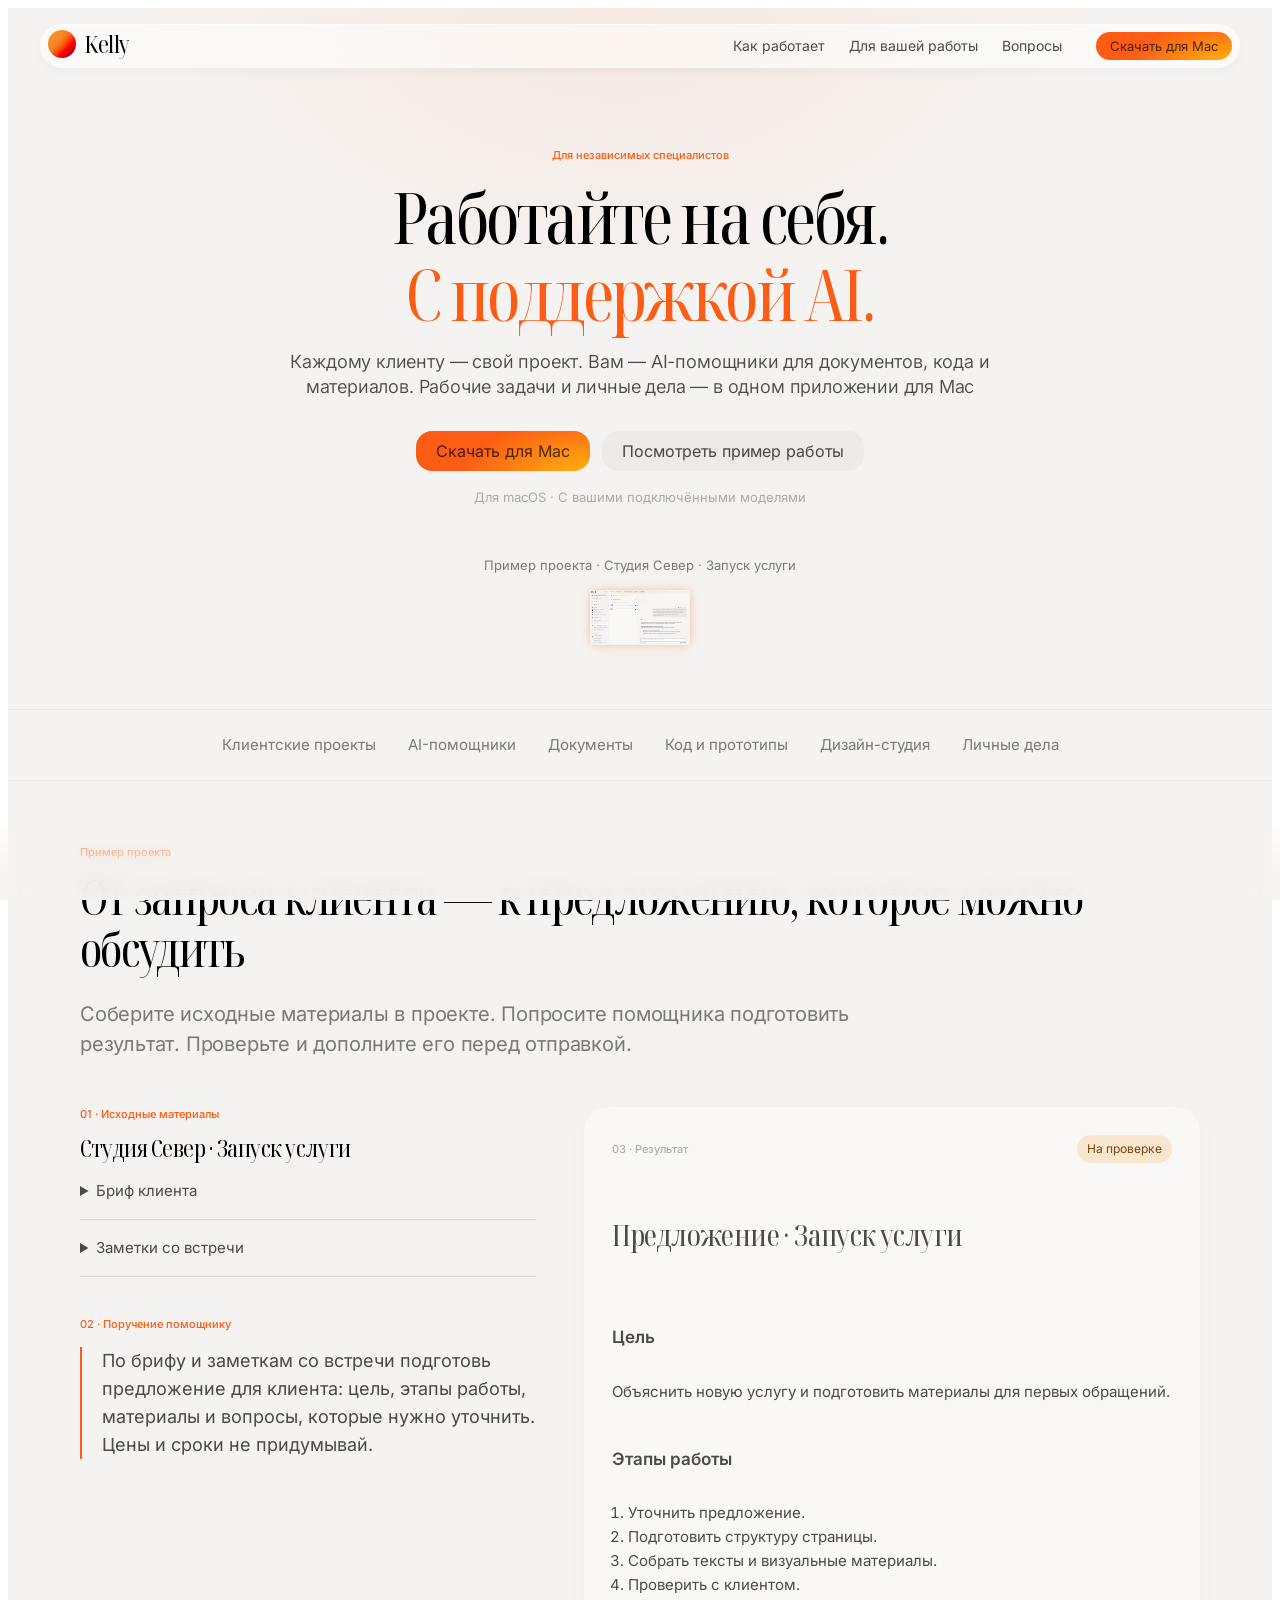
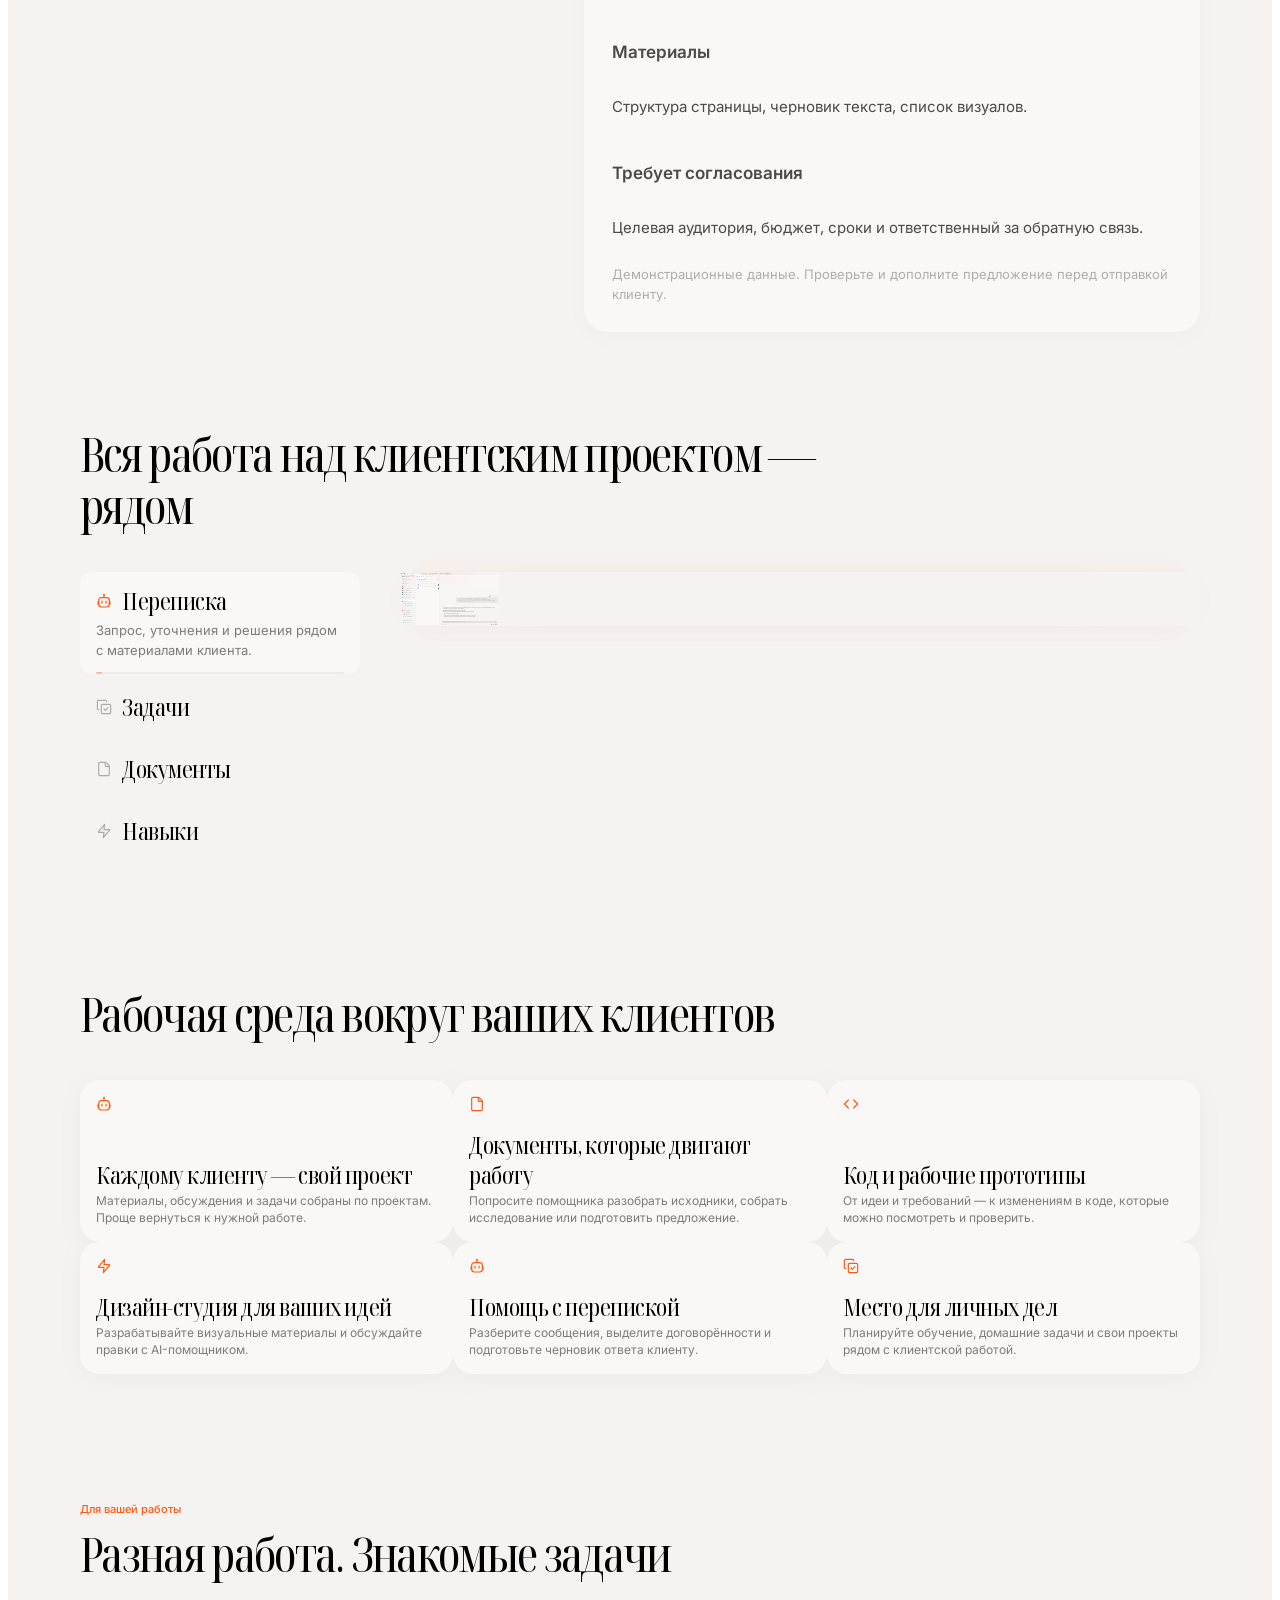
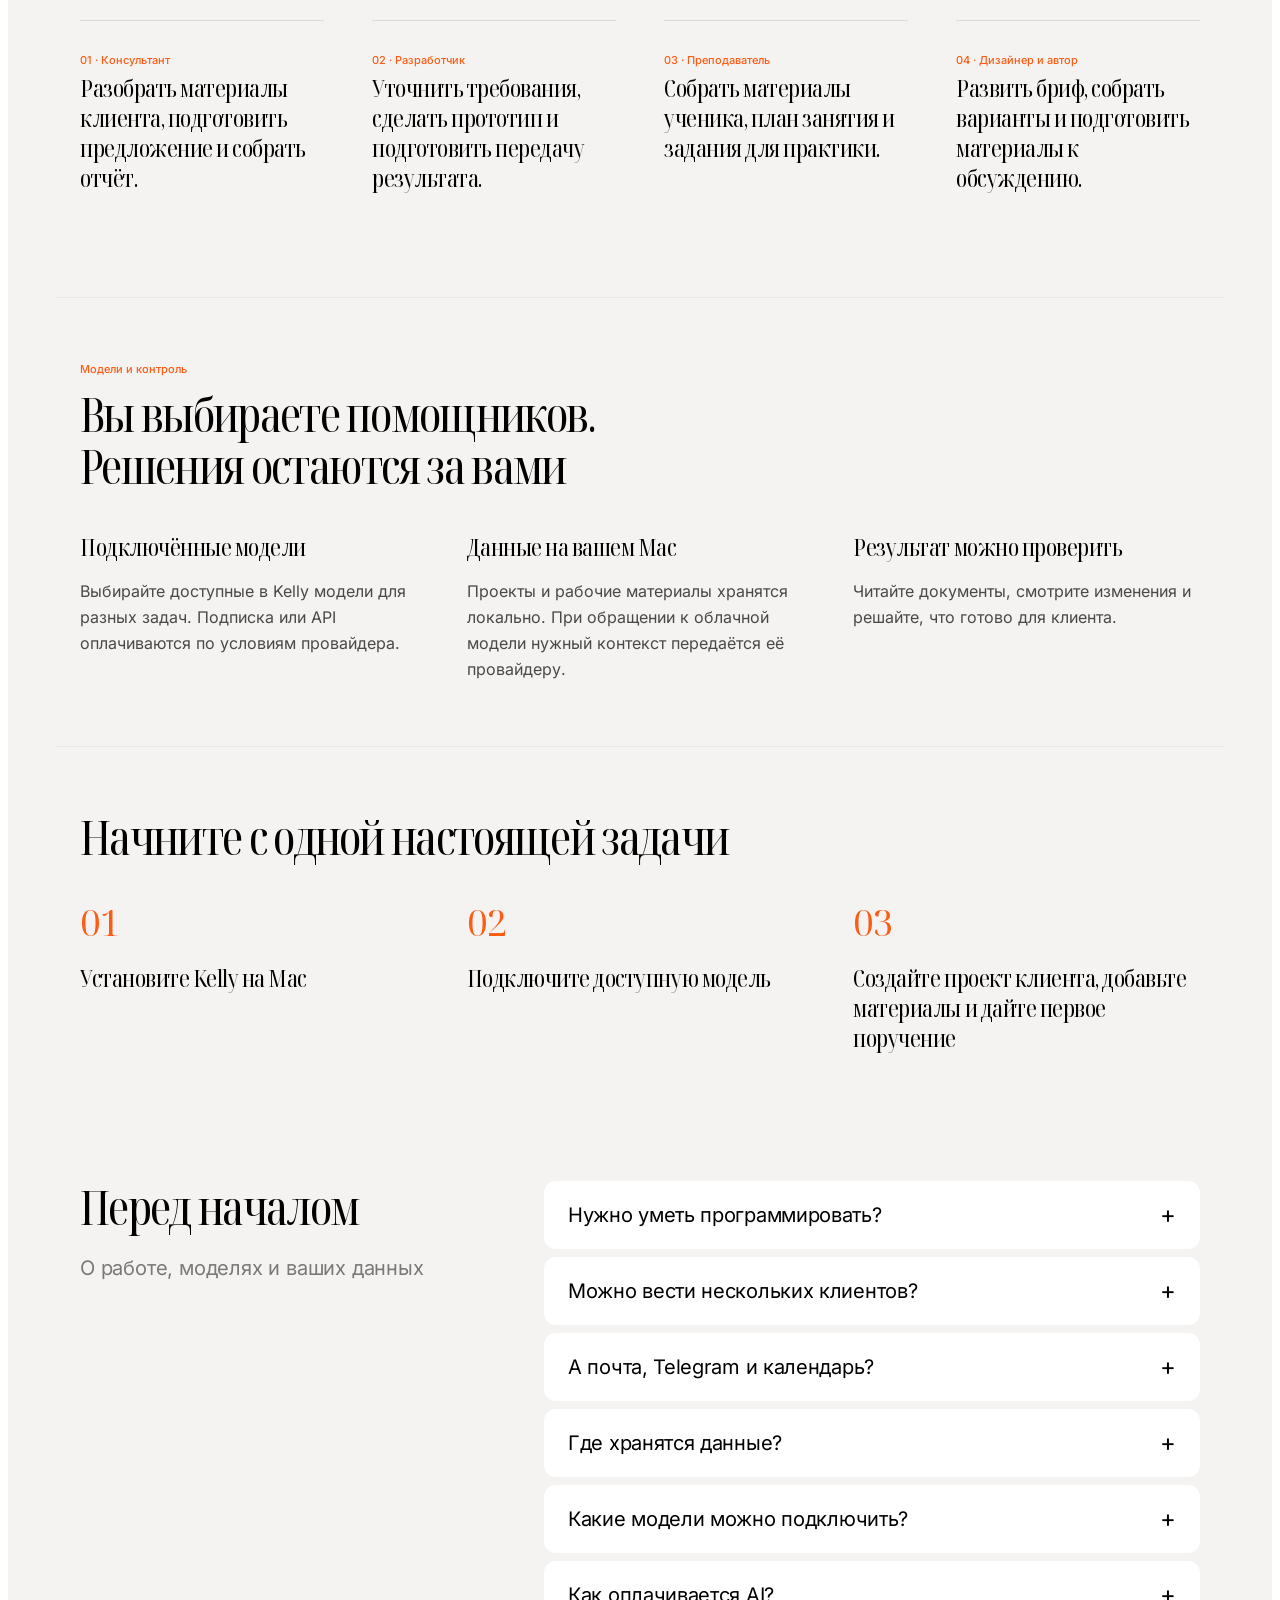
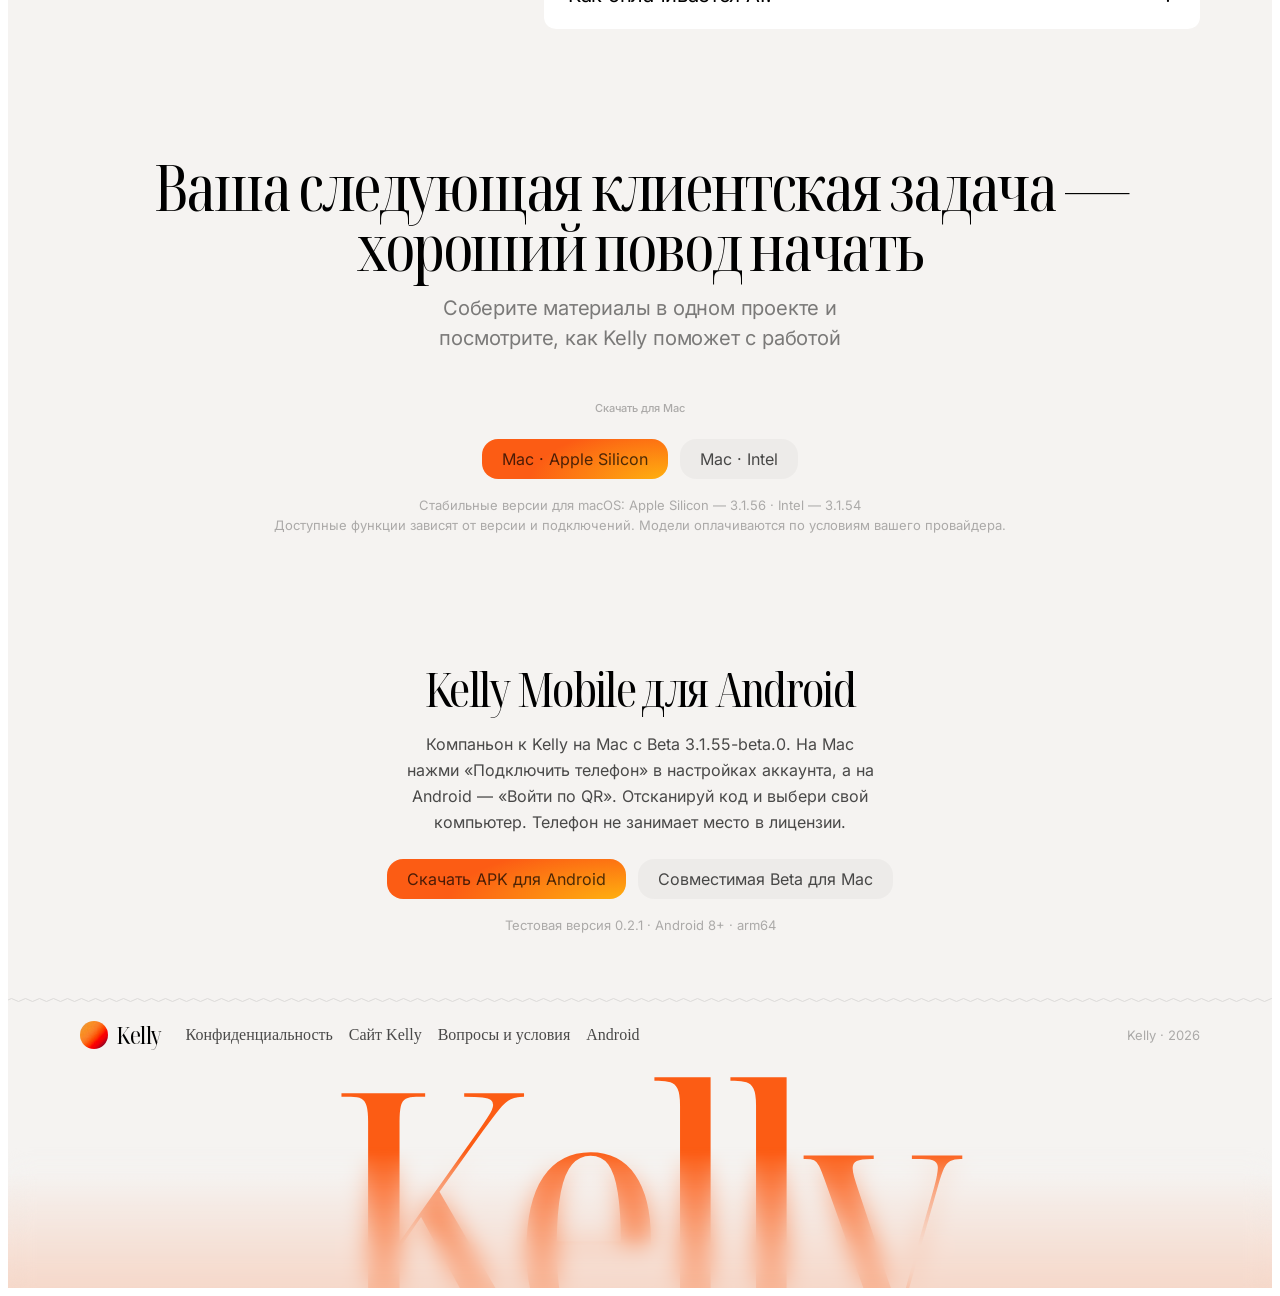
<file: index.html>
<!doctype html>
<html lang="ru"><head><meta charset="UTF-8"/><meta name="viewport" content="width=device-width, initial-scale=1.0"/><title>Kelly — рабочее пространство независимого специалиста</title>  <script type="module" crossorigin src="/assets/index-Cq4u96ix.js"></script>
  <link rel="stylesheet" crossorigin href="/assets/index-SoAXJhwM.css">
</head><body><div id="root"></div></body></html>
</file>
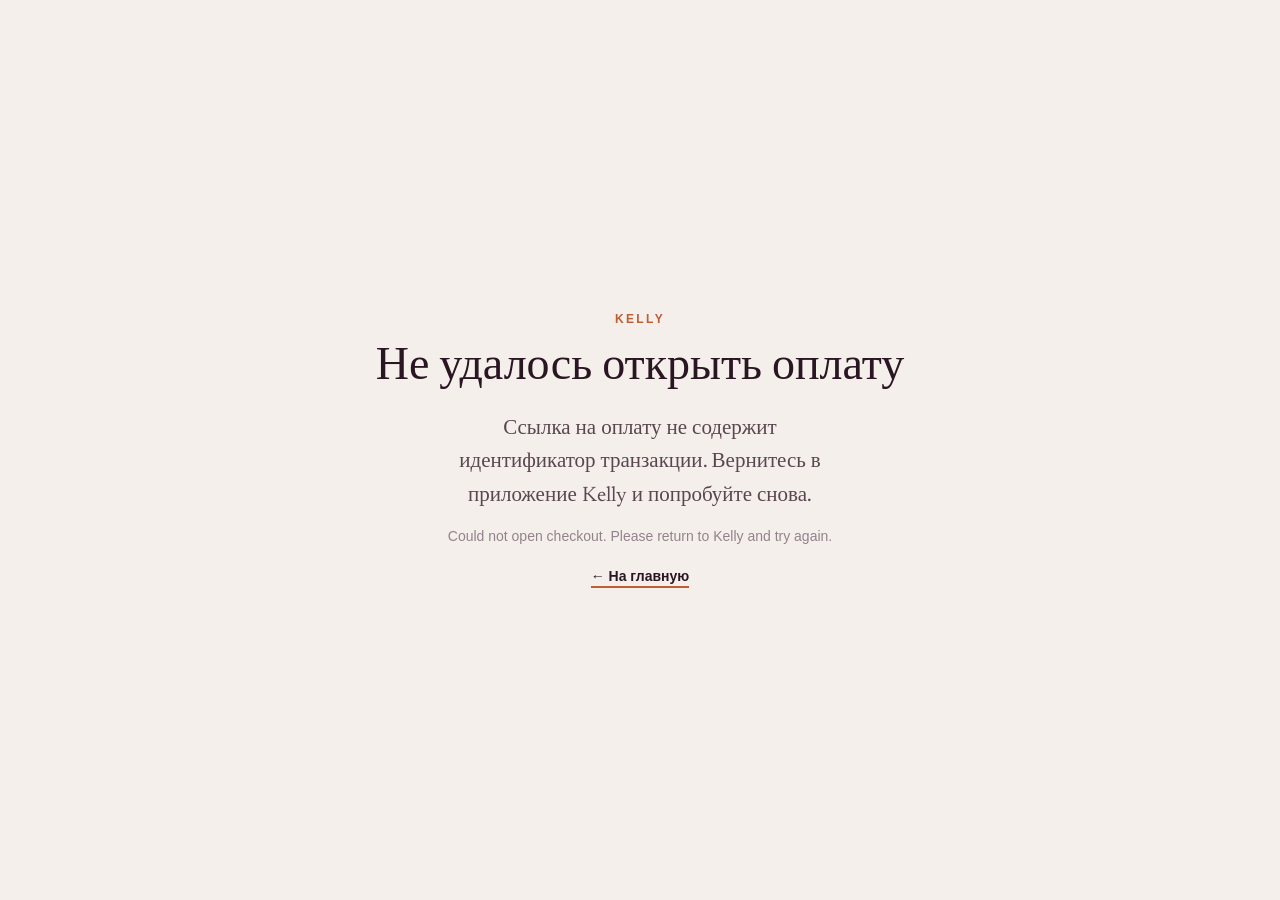
<file: checkout/index.html>
<!DOCTYPE html>
<html lang="ru">
<head>
<meta charset="UTF-8">
<meta name="viewport" content="width=device-width, initial-scale=1.0">
<title>Kelly — Оформление подписки</title>
<meta name="robots" content="noindex">
<link rel="icon" type="image/svg+xml" href="/favicon.svg">
<link rel="preconnect" href="https://fonts.googleapis.com">
<link rel="preconnect" href="https://fonts.gstatic.com" crossorigin>
<link href="https://fonts.googleapis.com/css2?family=Newsreader:ital,opsz,wght@0,6..72,400;0,6..72,500;0,6..72,600&display=swap" rel="stylesheet">
<style>
:root {
  --bg:#F5EFEC; --ink:#2A1622; --ink-2:#5A4650; --ink-3:#93828B; --accent:#BD5E35; --line:#DDCEC6;
  --serif:'Newsreader',Georgia,'Times New Roman',serif;
  --sans:-apple-system,BlinkMacSystemFont,'SF Pro Text','Segoe UI',Helvetica,Arial,sans-serif;
}
*,*::before,*::after{box-sizing:border-box;margin:0;padding:0;}
body{font-family:var(--sans);background:var(--bg);color:var(--ink);min-height:100vh;display:flex;align-items:center;justify-content:center;padding:32px;-webkit-font-smoothing:antialiased;}
.card{max-width:34rem;text-align:center;}
.kicker{font-size:12px;font-weight:700;letter-spacing:.2em;text-transform:uppercase;color:var(--accent);}
h1{font-family:var(--serif);font-weight:500;font-size:clamp(30px,4.5vw,46px);line-height:1.05;margin-top:18px;}
p{font-family:var(--serif);font-size:clamp(17px,2.1vw,21px);line-height:1.6;color:var(--ink-2);margin-top:20px;max-width:34ch;margin-left:auto;margin-right:auto;}
.note{font-family:var(--sans);font-size:14px;color:var(--ink-3);margin-top:14px;}
.spinner{width:30px;height:30px;border:3px solid var(--line);border-top-color:var(--accent);border-radius:50%;margin:28px auto 0;animation:spin .8s linear infinite;}
@keyframes spin{to{transform:rotate(360deg);}}
.btn{display:inline-block;margin-top:28px;font-size:15px;font-weight:600;color:#fff;background:var(--accent);text-decoration:none;padding:12px 24px;border-radius:10px;border:none;cursor:pointer;font-family:var(--sans);}
.home{display:inline-block;margin-top:24px;font-size:14px;font-weight:600;color:var(--ink);text-decoration:none;border-bottom:2px solid var(--accent);padding-bottom:2px;}
.hidden{display:none;}
</style>
</head>
<body>
<div class="card">
  <div class="kicker">Kelly</div>

  <div id="loading">
    <h1>Открываем оплату</h1>
    <p>Сейчас откроется защищённая форма оплаты Paddle. Если она не появилась — нажмите кнопку ниже.</p>
    <div class="spinner"></div>
    <div>
      <button id="open-btn" class="btn hidden" type="button">Открыть форму оплаты</button>
    </div>
  </div>

  <div id="error" class="hidden">
    <h1>Не удалось открыть оплату</h1>
    <p id="error-text">Ссылка на оплату недействительна или устарела. Вернитесь в приложение Kelly и попробуйте снова.</p>
    <div class="note">Could not open checkout. Please return to Kelly and try again.</div>
    <a class="home" href="/">← На главную</a>
  </div>
</div>

<script src="https://cdn.paddle.com/paddle/v2/paddle.js"></script>
<script>
(function () {
  var PADDLE_CLIENT_TOKEN = 'live_23af54327db2ea15c06ac5514a4';

  function showError(msg) {
    document.getElementById('loading').classList.add('hidden');
    var e = document.getElementById('error');
    if (msg) document.getElementById('error-text').textContent = msg;
    e.classList.remove('hidden');
  }

  var params = new URLSearchParams(window.location.search);
  var txnId = params.get('_ptxn');
  if (!txnId) { showError('Ссылка на оплату не содержит идентификатор транзакции. Вернитесь в приложение Kelly и попробуйте снова.'); return; }

  if (typeof Paddle === 'undefined') { showError('Не удалось загрузить платёжный модуль. Проверьте подключение к интернету и обновите страницу.'); return; }

  function openCheckout() {
    Paddle.Checkout.open({
      transactionId: txnId,
      settings: {
        displayMode: 'overlay',
        theme: 'light',
        locale: 'ru',
        successUrl: 'https://klly.works/billing/success'
      }
    });
  }

  try {
    Paddle.Initialize({
      token: PADDLE_CLIENT_TOKEN,
      eventCallback: function (data) {
        if (data && data.name === 'checkout.closed') {
          // Пользователь закрыл оверлей — показываем кнопку повторного открытия.
          var btn = document.getElementById('open-btn');
          if (btn) btn.classList.remove('hidden');
        }
      }
    });
    openCheckout();
    // Подстраховка: если оверлей по какой-то причине не открылся автоматически, показать кнопку.
    setTimeout(function () {
      var btn = document.getElementById('open-btn');
      if (btn) btn.classList.remove('hidden');
    }, 4000);
    document.getElementById('open-btn').addEventListener('click', openCheckout);
  } catch (err) {
    showError('Не удалось открыть форму оплаты. Вернитесь в приложение Kelly и попробуйте снова.');
  }
})();
</script>
</body>
</html>
</file>
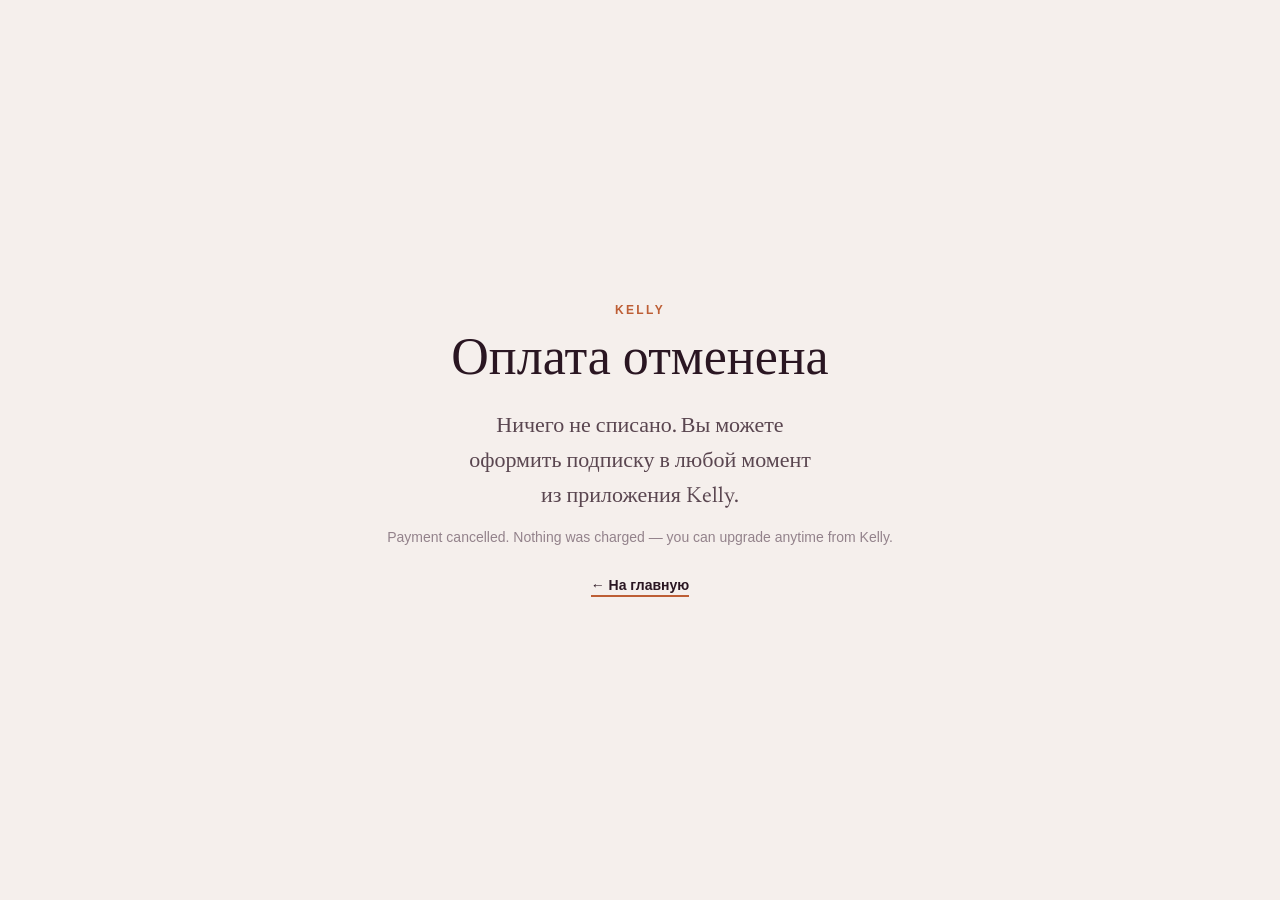
<file: billing/cancel/index.html>
<!DOCTYPE html>
<html lang="ru">
<head>
<meta charset="UTF-8">
<meta name="viewport" content="width=device-width, initial-scale=1.0">
<title>Kelly — Оплата отменена</title>
<link rel="icon" type="image/svg+xml" href="/favicon.svg">
<link rel="preconnect" href="https://fonts.googleapis.com">
<link rel="preconnect" href="https://fonts.gstatic.com" crossorigin>
<link href="https://fonts.googleapis.com/css2?family=Newsreader:ital,opsz,wght@0,6..72,400;0,6..72,500;0,6..72,600&display=swap" rel="stylesheet">
<style>
:root {
  --bg:#F5EFEC; --ink:#2A1622; --ink-2:#5A4650; --ink-3:#93828B; --accent:#BD5E35; --line:#DDCEC6;
  --serif:'Newsreader',Georgia,'Times New Roman',serif;
  --sans:-apple-system,BlinkMacSystemFont,'SF Pro Text','Segoe UI',Helvetica,Arial,sans-serif;
}
*,*::before,*::after{box-sizing:border-box;margin:0;padding:0;}
body{font-family:var(--sans);background:var(--bg);color:var(--ink);min-height:100vh;display:flex;align-items:center;justify-content:center;padding:32px;-webkit-font-smoothing:antialiased;}
.card{max-width:34rem;text-align:center;}
.kicker{font-size:12px;font-weight:700;letter-spacing:.2em;text-transform:uppercase;color:var(--accent);}
h1{font-family:var(--serif);font-weight:500;font-size:clamp(34px,5vw,52px);line-height:1.05;margin-top:18px;}
p{font-family:var(--serif);font-size:clamp(18px,2.2vw,22px);line-height:1.6;color:var(--ink-2);margin-top:20px;max-width:30ch;margin-left:auto;margin-right:auto;}
.note{font-family:var(--sans);font-size:14px;color:var(--ink-3);margin-top:14px;}
.home{display:inline-block;margin-top:32px;font-size:14px;font-weight:600;color:var(--ink);text-decoration:none;border-bottom:2px solid var(--accent);padding-bottom:2px;}
</style>
</head>
<body>
<div class="card">
  <div class="kicker">Kelly</div>
  <h1>Оплата отменена</h1>
  <p>Ничего не списано. Вы можете оформить подписку в любой момент из приложения Kelly.</p>
  <div class="note">Payment cancelled. Nothing was charged — you can upgrade anytime from Kelly.</div>
  <a class="home" href="/">← На главную</a>
</div>
</body>
</html>
</file>
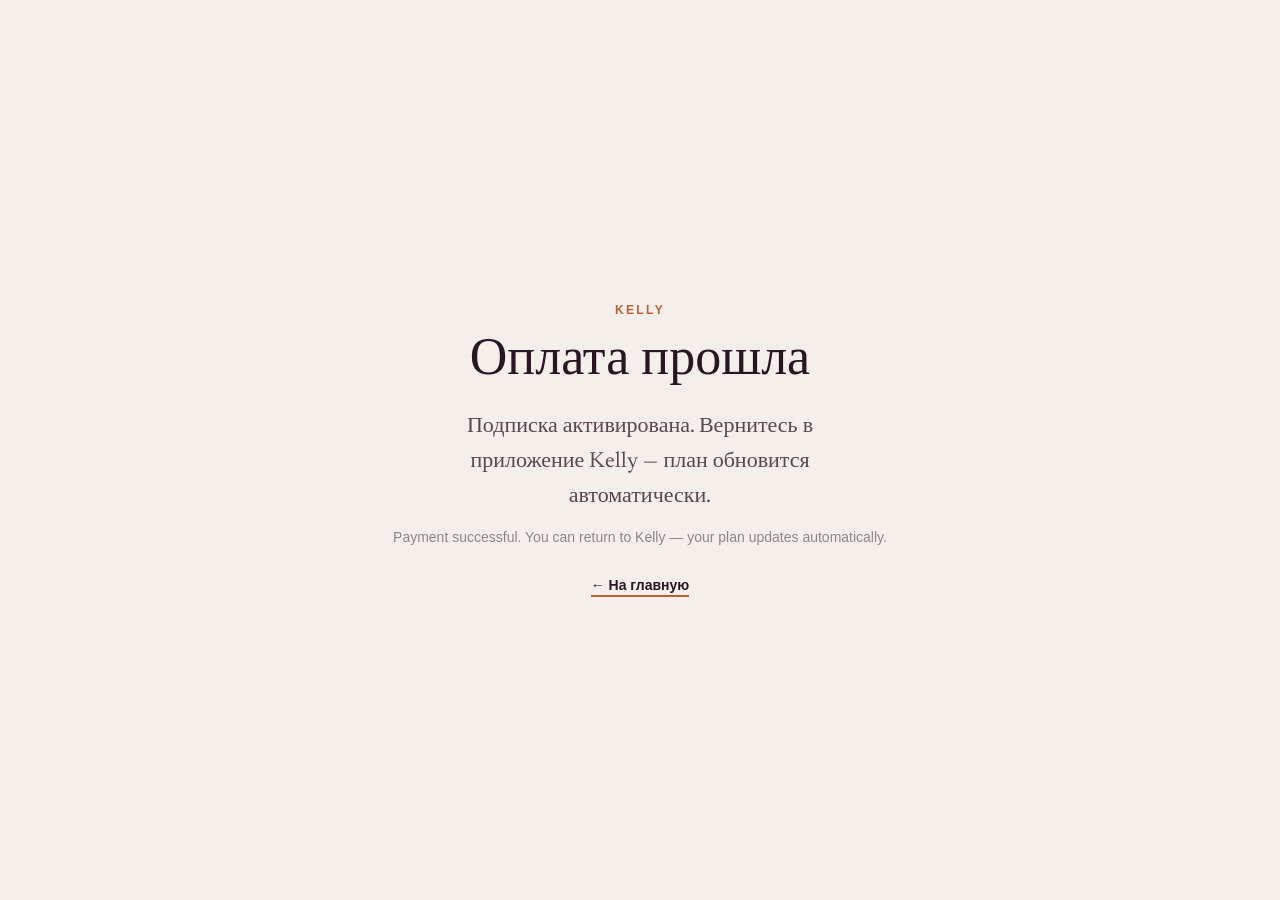
<file: billing/success/index.html>
<!DOCTYPE html>
<html lang="ru">
<head>
<meta charset="UTF-8">
<meta name="viewport" content="width=device-width, initial-scale=1.0">
<title>Kelly — Оплата прошла</title>
<link rel="icon" type="image/svg+xml" href="/favicon.svg">
<link rel="preconnect" href="https://fonts.googleapis.com">
<link rel="preconnect" href="https://fonts.gstatic.com" crossorigin>
<link href="https://fonts.googleapis.com/css2?family=Newsreader:ital,opsz,wght@0,6..72,400;0,6..72,500;0,6..72,600&display=swap" rel="stylesheet">
<style>
:root {
  --bg:#F5EFEC; --ink:#2A1622; --ink-2:#5A4650; --ink-3:#93828B; --accent:#BD5E35; --line:#DDCEC6;
  --serif:'Newsreader',Georgia,'Times New Roman',serif;
  --sans:-apple-system,BlinkMacSystemFont,'SF Pro Text','Segoe UI',Helvetica,Arial,sans-serif;
}
*,*::before,*::after{box-sizing:border-box;margin:0;padding:0;}
body{font-family:var(--sans);background:var(--bg);color:var(--ink);min-height:100vh;display:flex;align-items:center;justify-content:center;padding:32px;-webkit-font-smoothing:antialiased;}
.card{max-width:34rem;text-align:center;}
.kicker{font-size:12px;font-weight:700;letter-spacing:.2em;text-transform:uppercase;color:var(--accent);}
h1{font-family:var(--serif);font-weight:500;font-size:clamp(34px,5vw,52px);line-height:1.05;margin-top:18px;}
p{font-family:var(--serif);font-size:clamp(18px,2.2vw,22px);line-height:1.6;color:var(--ink-2);margin-top:20px;max-width:30ch;margin-left:auto;margin-right:auto;}
.note{font-family:var(--sans);font-size:14px;color:var(--ink-3);margin-top:14px;}
.home{display:inline-block;margin-top:32px;font-size:14px;font-weight:600;color:var(--ink);text-decoration:none;border-bottom:2px solid var(--accent);padding-bottom:2px;}
</style>
</head>
<body>
<div class="card">
  <div class="kicker">Kelly</div>
  <h1>Оплата прошла</h1>
  <p>Подписка активирована. Вернитесь в приложение Kelly — план обновится автоматически.</p>
  <div class="note">Payment successful. You can return to Kelly — your plan updates automatically.</div>
  <a class="home" href="/">← На главную</a>
</div>
</body>
</html>
</file>
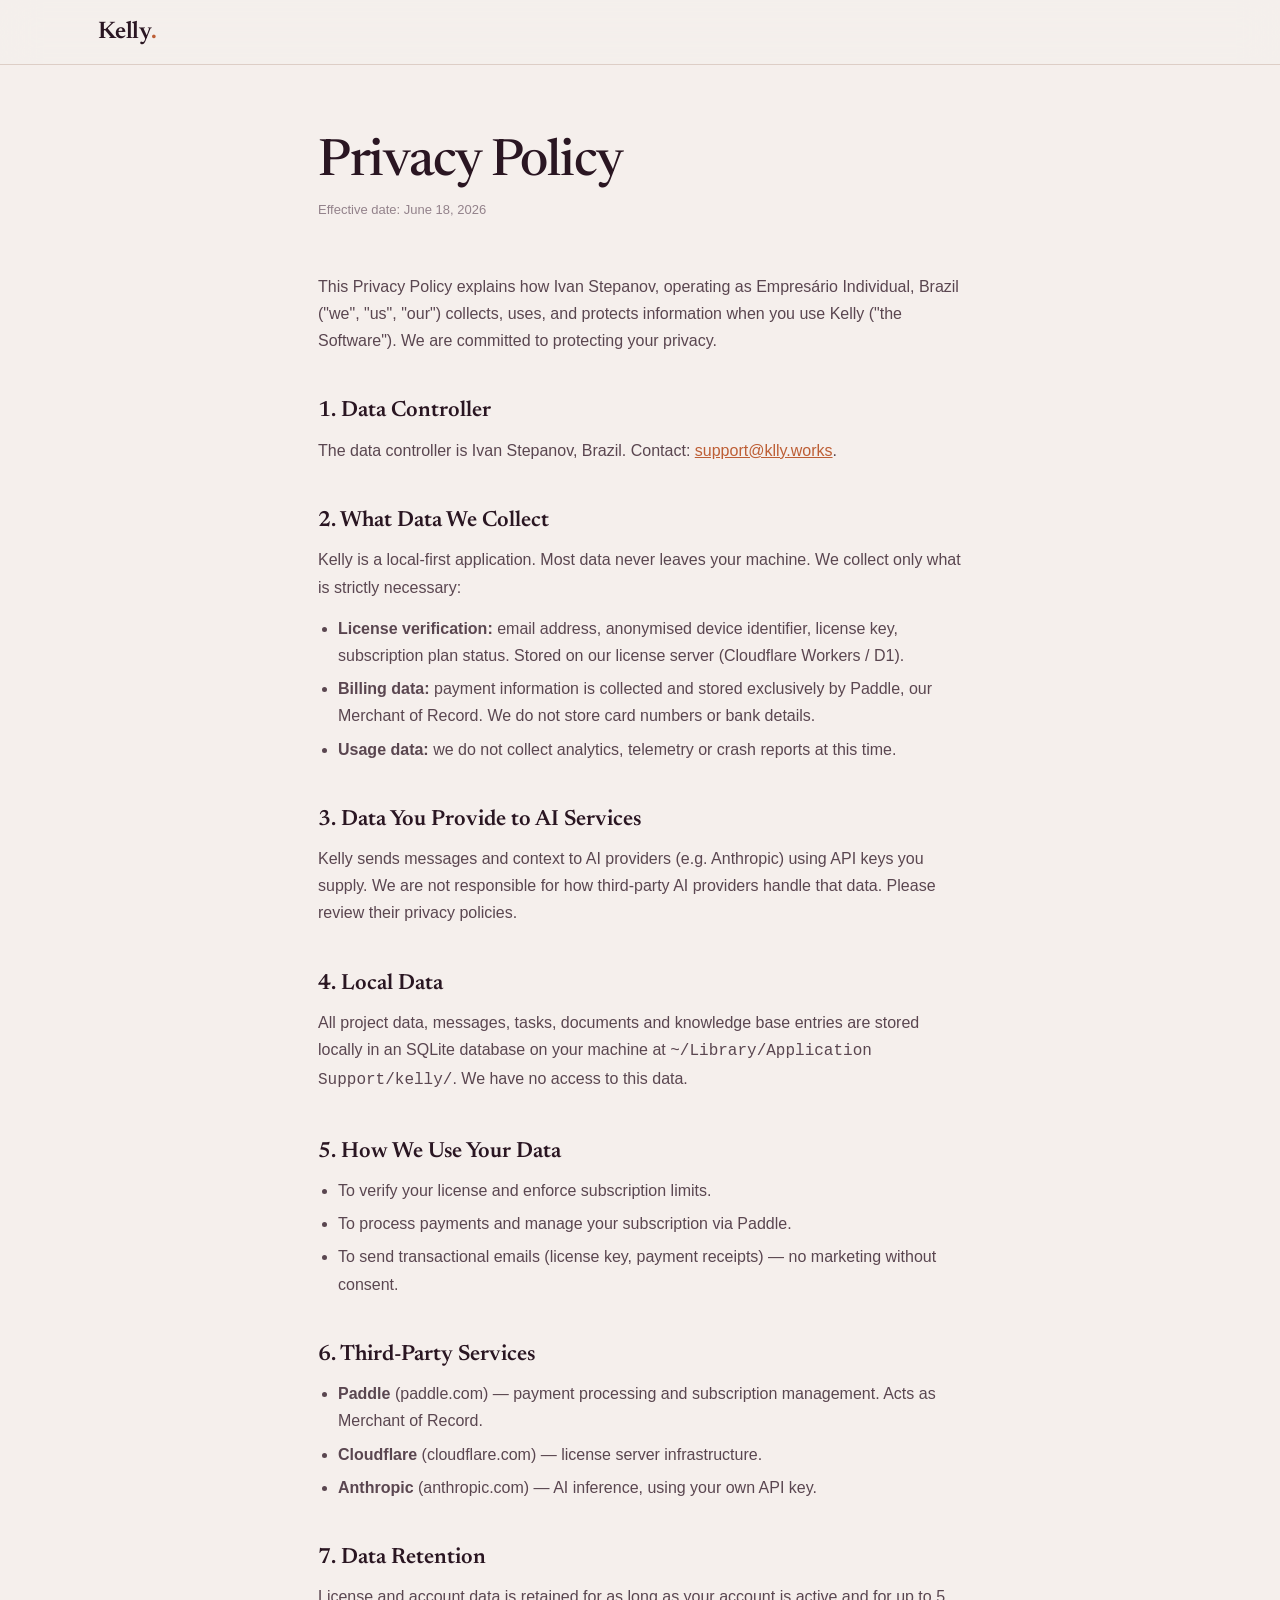
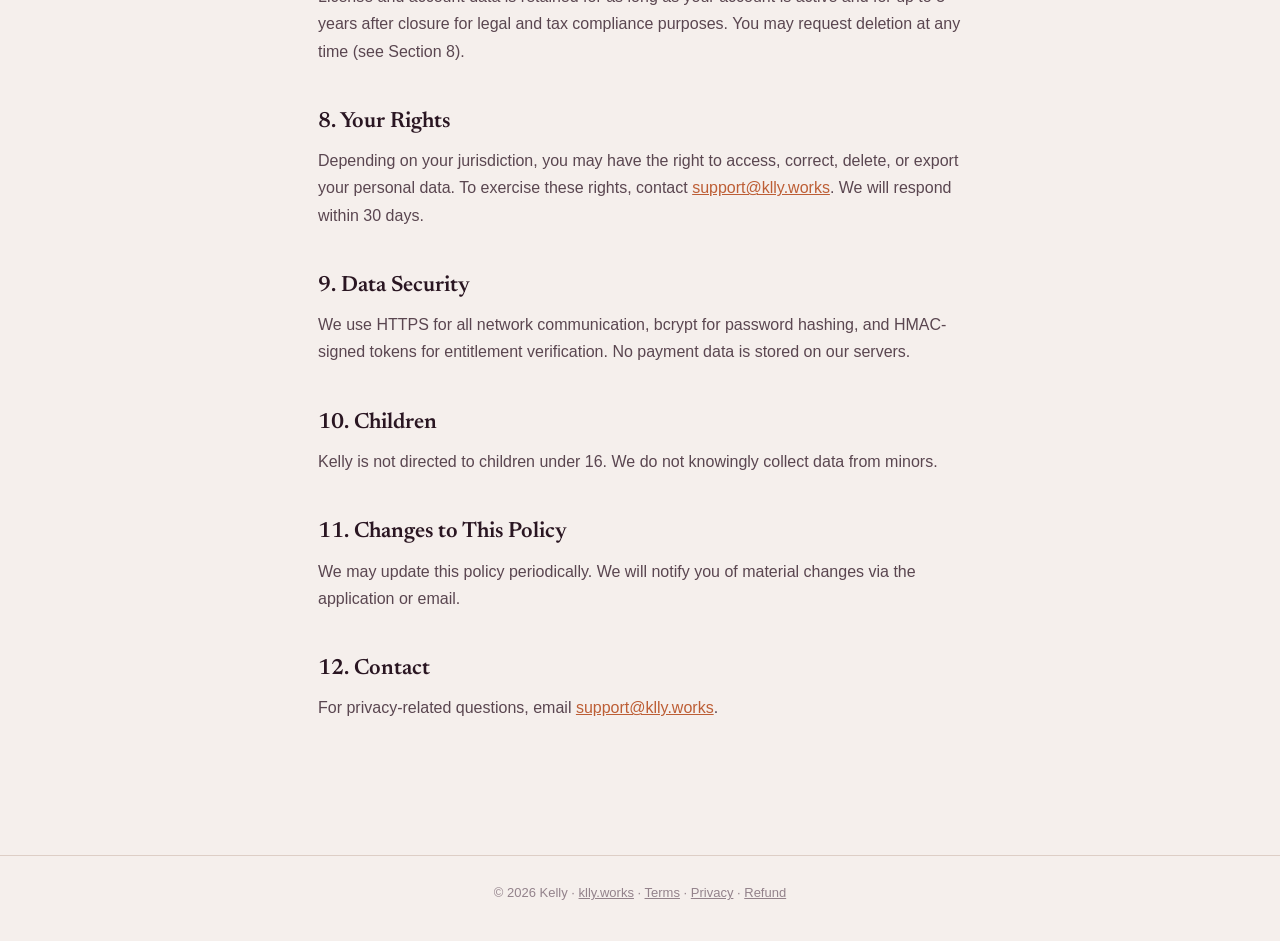
<file: privacy.html>
<!DOCTYPE html>
<html lang="en">
<head>
<meta charset="UTF-8">
<meta name="viewport" content="width=device-width, initial-scale=1.0">
<title>Privacy Policy — Kelly</title>
<meta name="description" content="Kelly Privacy Policy">
<link rel="icon" type="image/svg+xml" href="/favicon.svg">
<link rel="preconnect" href="https://fonts.googleapis.com">
<link rel="preconnect" href="https://fonts.gstatic.com" crossorigin>
<link href="https://fonts.googleapis.com/css2?family=Newsreader:ital,opsz,wght@0,6..72,400;0,6..72,500;0,6..72,600;0,6..72,700;1,6..72,400;1,6..72,500&display=swap" rel="stylesheet">
<style>
:root {
  --bg:    #F5EFEC;
  --paper: #FBF7F4;
  --ink:   #2A1622;
  --ink-2: #5A4650;
  --ink-3: #93828B;
  --accent:#BD5E35;
  --line:  #DDCEC6;
  --serif: 'Newsreader', Georgia, 'Times New Roman', serif;
  --sans:  -apple-system, BlinkMacSystemFont, 'SF Pro Text', 'Segoe UI', Helvetica, Arial, sans-serif;
}
*,*::before,*::after{box-sizing:border-box;margin:0;padding:0}
body{font-family:var(--sans);background:var(--bg);color:var(--ink);-webkit-font-smoothing:antialiased}
nav{position:sticky;top:0;z-index:50;background:rgba(245,239,236,.82);backdrop-filter:blur(18px);-webkit-backdrop-filter:blur(18px);border-bottom:1px solid var(--line)}
.nav-in{display:flex;align-items:center;justify-content:space-between;height:64px;max-width:1180px;margin:0 auto;padding:0 48px}
.logo{font-family:var(--serif);font-weight:600;font-size:24px;letter-spacing:-.01em;color:var(--ink);text-decoration:none}
.logo span{color:var(--accent)}
.wrap{max-width:740px;margin:0 auto;padding:72px 48px 120px}
h1{font-family:var(--serif);font-weight:500;font-size:clamp(32px,4vw,52px);line-height:1.05;letter-spacing:-.025em;color:var(--ink);margin-bottom:8px}
.meta{font-size:13px;color:var(--ink-3);margin-bottom:52px}
h2{font-family:var(--serif);font-weight:600;font-size:22px;line-height:1.2;color:var(--ink);margin:44px 0 12px}
p{font-size:16px;line-height:1.7;color:var(--ink-2);margin-bottom:14px}
ul{margin:0 0 14px 20px}
ul li{font-size:16px;line-height:1.7;color:var(--ink-2);margin-bottom:6px}
a{color:var(--accent)}
.note-bar{border-top:1px solid var(--line);padding:26px 48px;text-align:center}
.note-bar p{font-size:13px;color:var(--ink-3)}
@media(max-width:600px){.wrap{padding:48px 24px 80px}.nav-in{padding:0 24px}.note-bar{padding:24px}}
</style>
</head>
<body>
<nav><div class="nav-in"><a href="/" class="logo">Kelly<span>.</span></a></div></nav>
<div class="wrap">
  <h1>Privacy Policy</h1>
  <p class="meta">Effective date: June 18, 2026</p>

  <p>This Privacy Policy explains how Ivan Stepanov, operating as Empresário Individual, Brazil ("we", "us", "our") collects, uses, and protects information when you use Kelly ("the Software"). We are committed to protecting your privacy.</p>

  <h2>1. Data Controller</h2>
  <p>The data controller is Ivan Stepanov, Brazil. Contact: <a href="mailto:support@klly.works">support@klly.works</a>.</p>

  <h2>2. What Data We Collect</h2>
  <p>Kelly is a local-first application. Most data never leaves your machine. We collect only what is strictly necessary:</p>
  <ul>
    <li><strong>License verification:</strong> email address, anonymised device identifier, license key, subscription plan status. Stored on our license server (Cloudflare Workers / D1).</li>
    <li><strong>Billing data:</strong> payment information is collected and stored exclusively by Paddle, our Merchant of Record. We do not store card numbers or bank details.</li>
    <li><strong>Usage data:</strong> we do not collect analytics, telemetry or crash reports at this time.</li>
  </ul>

  <h2>3. Data You Provide to AI Services</h2>
  <p>Kelly sends messages and context to AI providers (e.g. Anthropic) using API keys you supply. We are not responsible for how third-party AI providers handle that data. Please review their privacy policies.</p>

  <h2>4. Local Data</h2>
  <p>All project data, messages, tasks, documents and knowledge base entries are stored locally in an SQLite database on your machine at <code>~/Library/Application Support/kelly/</code>. We have no access to this data.</p>

  <h2>5. How We Use Your Data</h2>
  <ul>
    <li>To verify your license and enforce subscription limits.</li>
    <li>To process payments and manage your subscription via Paddle.</li>
    <li>To send transactional emails (license key, payment receipts) — no marketing without consent.</li>
  </ul>

  <h2>6. Third-Party Services</h2>
  <ul>
    <li><strong>Paddle</strong> (paddle.com) — payment processing and subscription management. Acts as Merchant of Record.</li>
    <li><strong>Cloudflare</strong> (cloudflare.com) — license server infrastructure.</li>
    <li><strong>Anthropic</strong> (anthropic.com) — AI inference, using your own API key.</li>
  </ul>

  <h2>7. Data Retention</h2>
  <p>License and account data is retained for as long as your account is active and for up to 5 years after closure for legal and tax compliance purposes. You may request deletion at any time (see Section 8).</p>

  <h2>8. Your Rights</h2>
  <p>Depending on your jurisdiction, you may have the right to access, correct, delete, or export your personal data. To exercise these rights, contact <a href="mailto:support@klly.works">support@klly.works</a>. We will respond within 30 days.</p>

  <h2>9. Data Security</h2>
  <p>We use HTTPS for all network communication, bcrypt for password hashing, and HMAC-signed tokens for entitlement verification. No payment data is stored on our servers.</p>

  <h2>10. Children</h2>
  <p>Kelly is not directed to children under 16. We do not knowingly collect data from minors.</p>

  <h2>11. Changes to This Policy</h2>
  <p>We may update this policy periodically. We will notify you of material changes via the application or email.</p>

  <h2>12. Contact</h2>
  <p>For privacy-related questions, email <a href="mailto:support@klly.works">support@klly.works</a>.</p>
</div>
<div class="note-bar">
  <p>© 2026 Kelly · <a href="/" style="color:inherit;text-decoration:underline;">klly.works</a> · <a href="/terms.html" style="color:inherit;text-decoration:underline;">Terms</a> · <a href="/privacy.html" style="color:inherit;text-decoration:underline;">Privacy</a> · <a href="/refund.html" style="color:inherit;text-decoration:underline;">Refund</a></p>
</div>
</body>
</html>
</file>
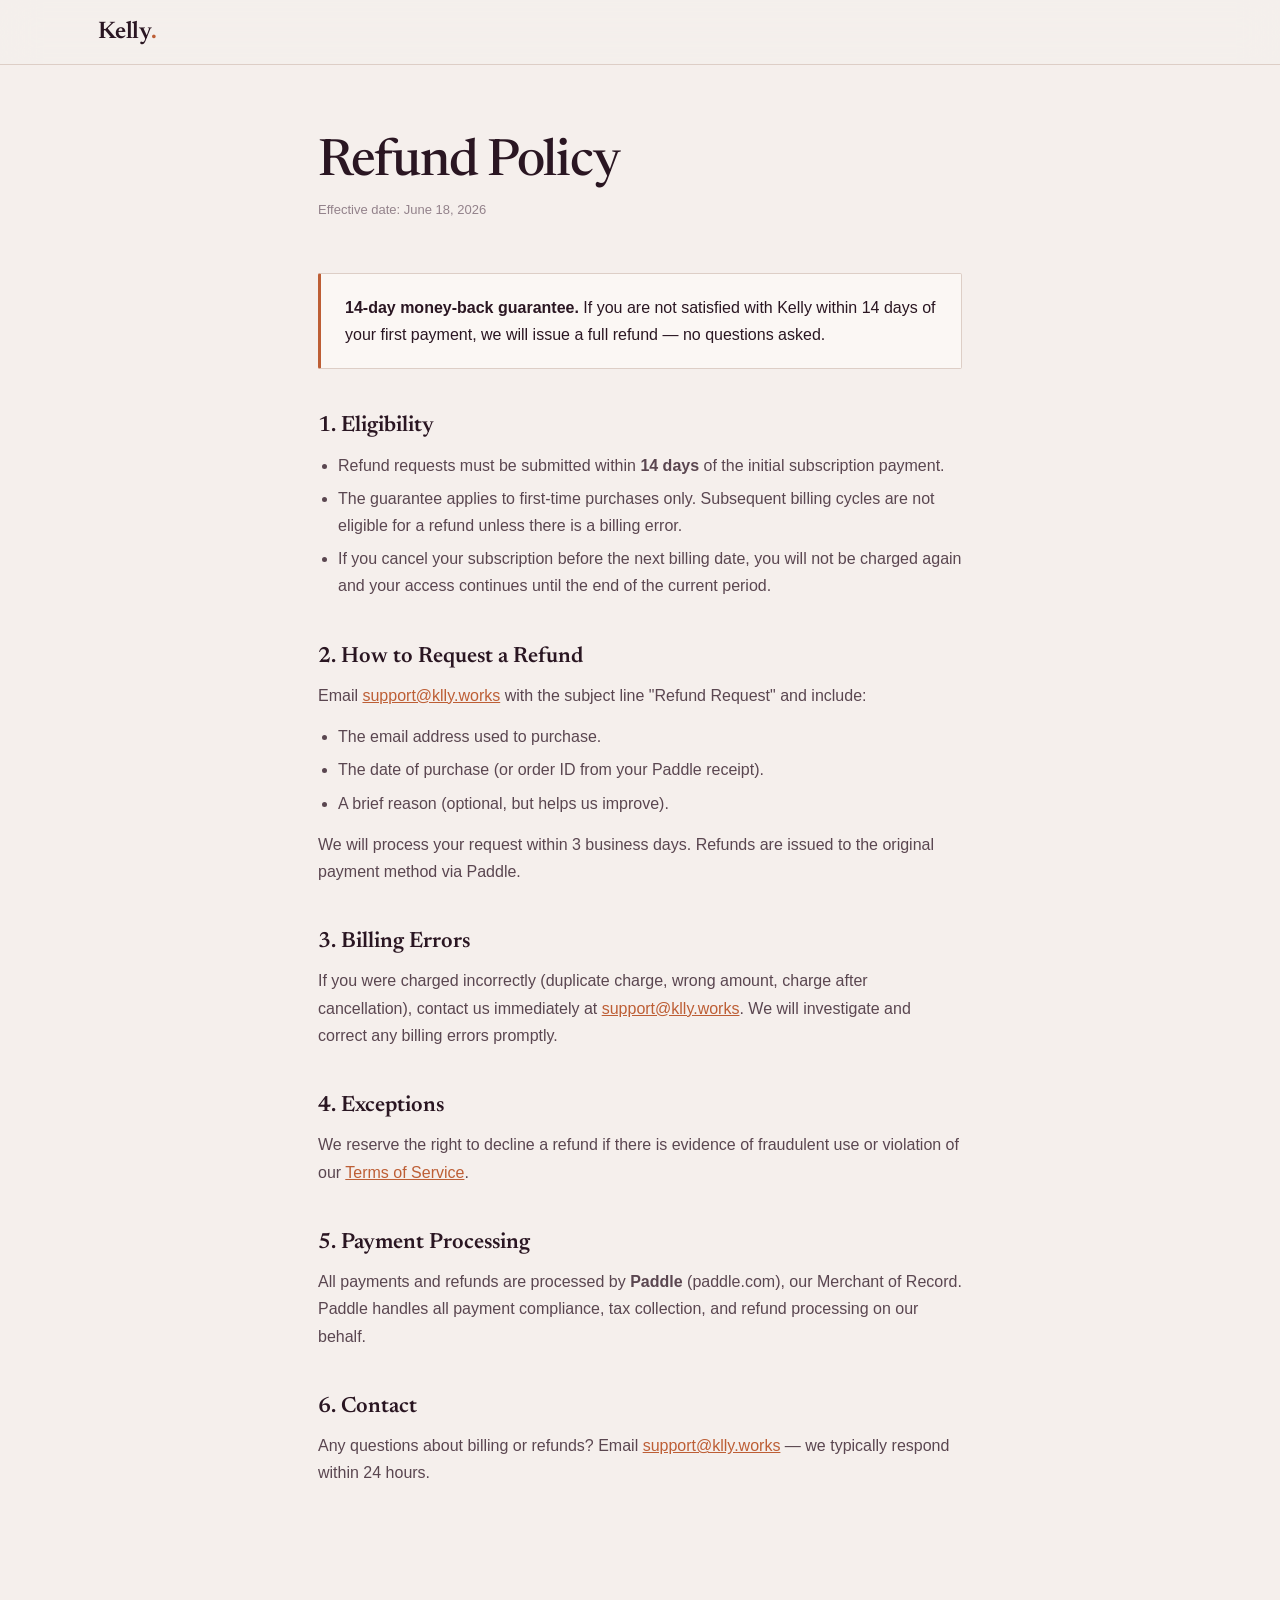
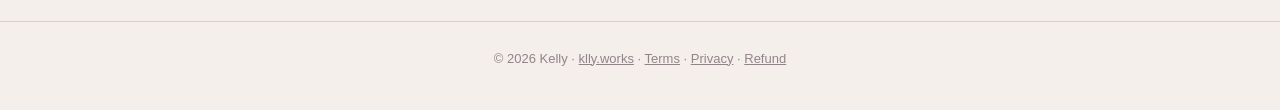
<file: refund.html>
<!DOCTYPE html>
<html lang="en">
<head>
<meta charset="UTF-8">
<meta name="viewport" content="width=device-width, initial-scale=1.0">
<title>Refund Policy — Kelly</title>
<meta name="description" content="Kelly Refund Policy">
<link rel="icon" type="image/svg+xml" href="/favicon.svg">
<link rel="preconnect" href="https://fonts.googleapis.com">
<link rel="preconnect" href="https://fonts.gstatic.com" crossorigin>
<link href="https://fonts.googleapis.com/css2?family=Newsreader:ital,opsz,wght@0,6..72,400;0,6..72,500;0,6..72,600;0,6..72,700;1,6..72,400;1,6..72,500&display=swap" rel="stylesheet">
<style>
:root {
  --bg:    #F5EFEC;
  --paper: #FBF7F4;
  --ink:   #2A1622;
  --ink-2: #5A4650;
  --ink-3: #93828B;
  --accent:#BD5E35;
  --line:  #DDCEC6;
  --serif: 'Newsreader', Georgia, 'Times New Roman', serif;
  --sans:  -apple-system, BlinkMacSystemFont, 'SF Pro Text', 'Segoe UI', Helvetica, Arial, sans-serif;
}
*,*::before,*::after{box-sizing:border-box;margin:0;padding:0}
body{font-family:var(--sans);background:var(--bg);color:var(--ink);-webkit-font-smoothing:antialiased}
nav{position:sticky;top:0;z-index:50;background:rgba(245,239,236,.82);backdrop-filter:blur(18px);-webkit-backdrop-filter:blur(18px);border-bottom:1px solid var(--line)}
.nav-in{display:flex;align-items:center;justify-content:space-between;height:64px;max-width:1180px;margin:0 auto;padding:0 48px}
.logo{font-family:var(--serif);font-weight:600;font-size:24px;letter-spacing:-.01em;color:var(--ink);text-decoration:none}
.logo span{color:var(--accent)}
.wrap{max-width:740px;margin:0 auto;padding:72px 48px 120px}
h1{font-family:var(--serif);font-weight:500;font-size:clamp(32px,4vw,52px);line-height:1.05;letter-spacing:-.025em;color:var(--ink);margin-bottom:8px}
.meta{font-size:13px;color:var(--ink-3);margin-bottom:52px}
h2{font-family:var(--serif);font-weight:600;font-size:22px;line-height:1.2;color:var(--ink);margin:44px 0 12px}
p{font-size:16px;line-height:1.7;color:var(--ink-2);margin-bottom:14px}
ul{margin:0 0 14px 20px}
ul li{font-size:16px;line-height:1.7;color:var(--ink-2);margin-bottom:6px}
a{color:var(--accent)}
.highlight{background:var(--paper);border:1px solid var(--line);border-left:3px solid var(--accent);padding:20px 24px;border-radius:2px;margin-bottom:28px}
.highlight p{margin-bottom:0;color:var(--ink)}
.note-bar{border-top:1px solid var(--line);padding:26px 48px;text-align:center}
.note-bar p{font-size:13px;color:var(--ink-3)}
@media(max-width:600px){.wrap{padding:48px 24px 80px}.nav-in{padding:0 24px}.note-bar{padding:24px}}
</style>
</head>
<body>
<nav><div class="nav-in"><a href="/" class="logo">Kelly<span>.</span></a></div></nav>
<div class="wrap">
  <h1>Refund Policy</h1>
  <p class="meta">Effective date: June 18, 2026</p>

  <div class="highlight">
    <p><strong>14-day money-back guarantee.</strong> If you are not satisfied with Kelly within 14 days of your first payment, we will issue a full refund — no questions asked.</p>
  </div>

  <h2>1. Eligibility</h2>
  <ul>
    <li>Refund requests must be submitted within <strong>14 days</strong> of the initial subscription payment.</li>
    <li>The guarantee applies to first-time purchases only. Subsequent billing cycles are not eligible for a refund unless there is a billing error.</li>
    <li>If you cancel your subscription before the next billing date, you will not be charged again and your access continues until the end of the current period.</li>
  </ul>

  <h2>2. How to Request a Refund</h2>
  <p>Email <a href="mailto:support@klly.works">support@klly.works</a> with the subject line "Refund Request" and include:</p>
  <ul>
    <li>The email address used to purchase.</li>
    <li>The date of purchase (or order ID from your Paddle receipt).</li>
    <li>A brief reason (optional, but helps us improve).</li>
  </ul>
  <p>We will process your request within 3 business days. Refunds are issued to the original payment method via Paddle.</p>

  <h2>3. Billing Errors</h2>
  <p>If you were charged incorrectly (duplicate charge, wrong amount, charge after cancellation), contact us immediately at <a href="mailto:support@klly.works">support@klly.works</a>. We will investigate and correct any billing errors promptly.</p>

  <h2>4. Exceptions</h2>
  <p>We reserve the right to decline a refund if there is evidence of fraudulent use or violation of our <a href="/terms.html">Terms of Service</a>.</p>

  <h2>5. Payment Processing</h2>
  <p>All payments and refunds are processed by <strong>Paddle</strong> (paddle.com), our Merchant of Record. Paddle handles all payment compliance, tax collection, and refund processing on our behalf.</p>

  <h2>6. Contact</h2>
  <p>Any questions about billing or refunds? Email <a href="mailto:support@klly.works">support@klly.works</a> — we typically respond within 24 hours.</p>
</div>
<div class="note-bar">
  <p>© 2026 Kelly · <a href="/" style="color:inherit;text-decoration:underline;">klly.works</a> · <a href="/terms.html" style="color:inherit;text-decoration:underline;">Terms</a> · <a href="/privacy.html" style="color:inherit;text-decoration:underline;">Privacy</a> · <a href="/refund.html" style="color:inherit;text-decoration:underline;">Refund</a></p>
</div>
</body>
</html>
</file>
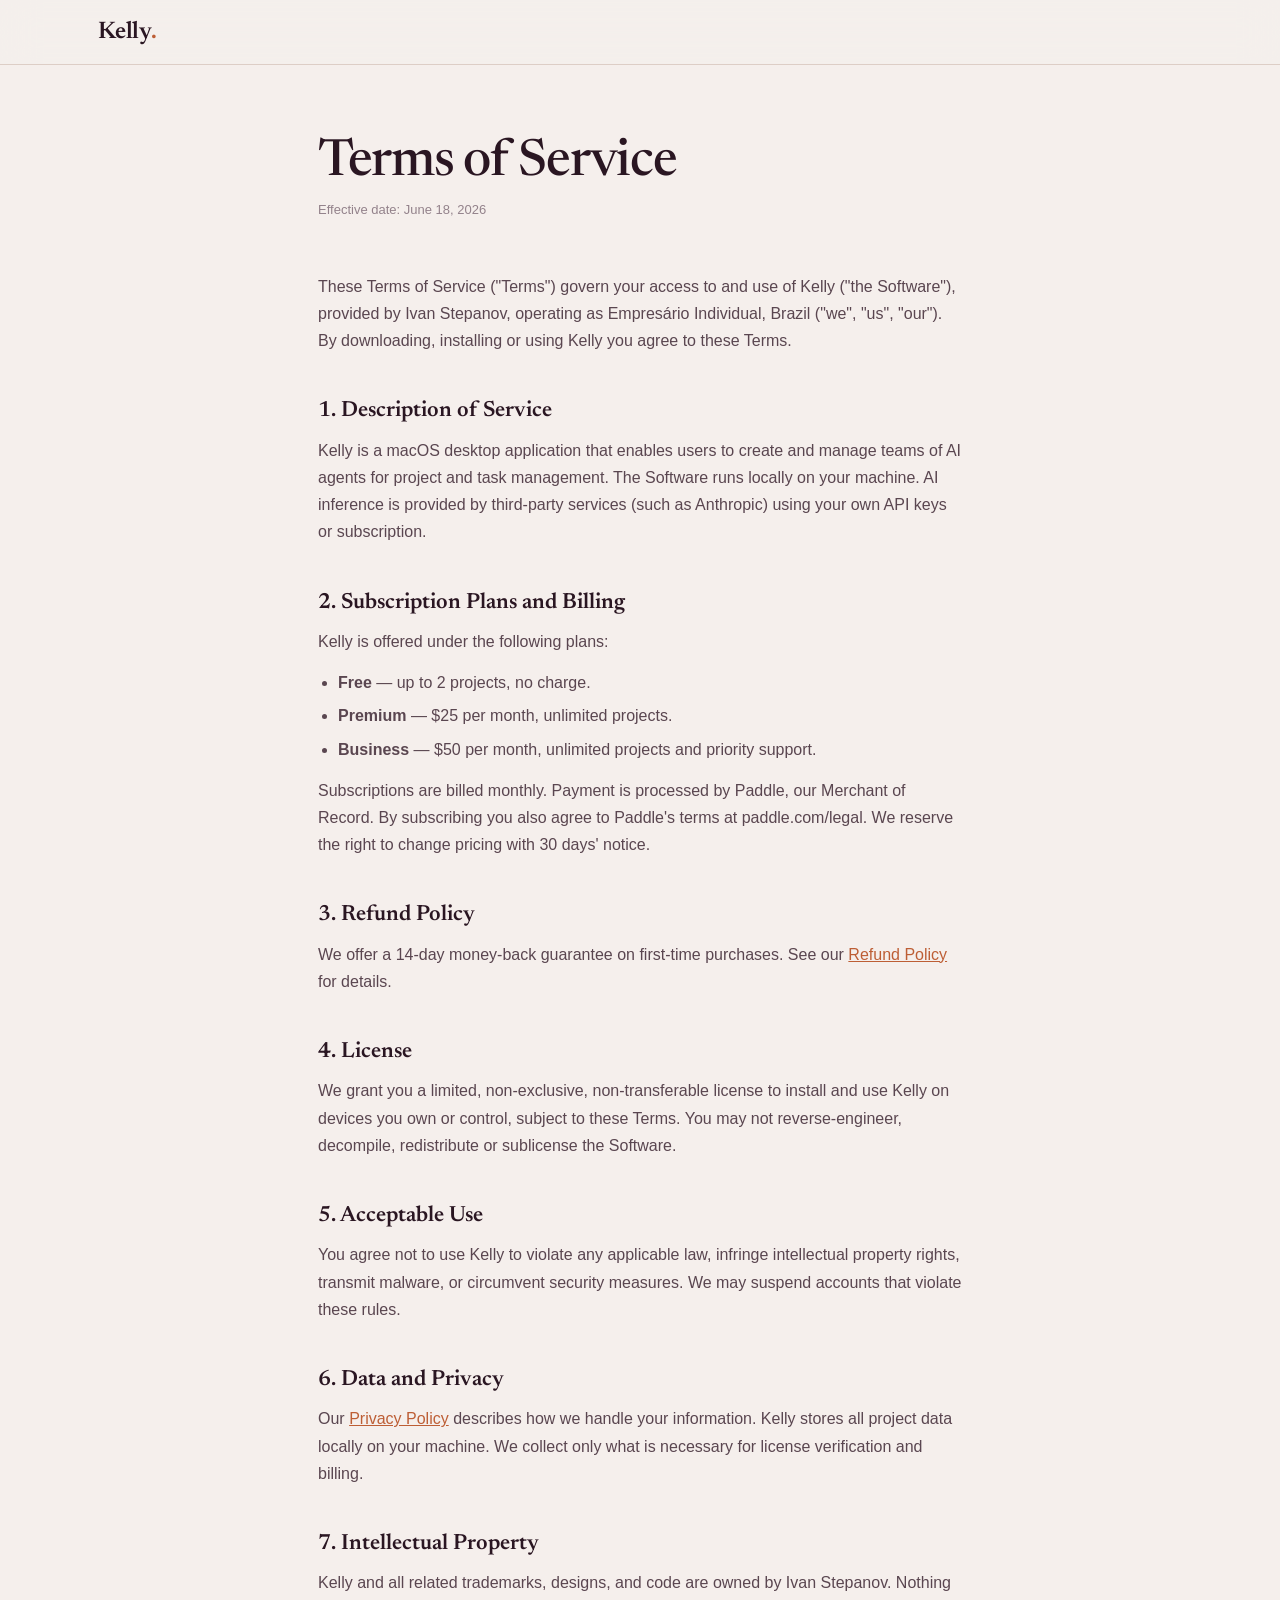
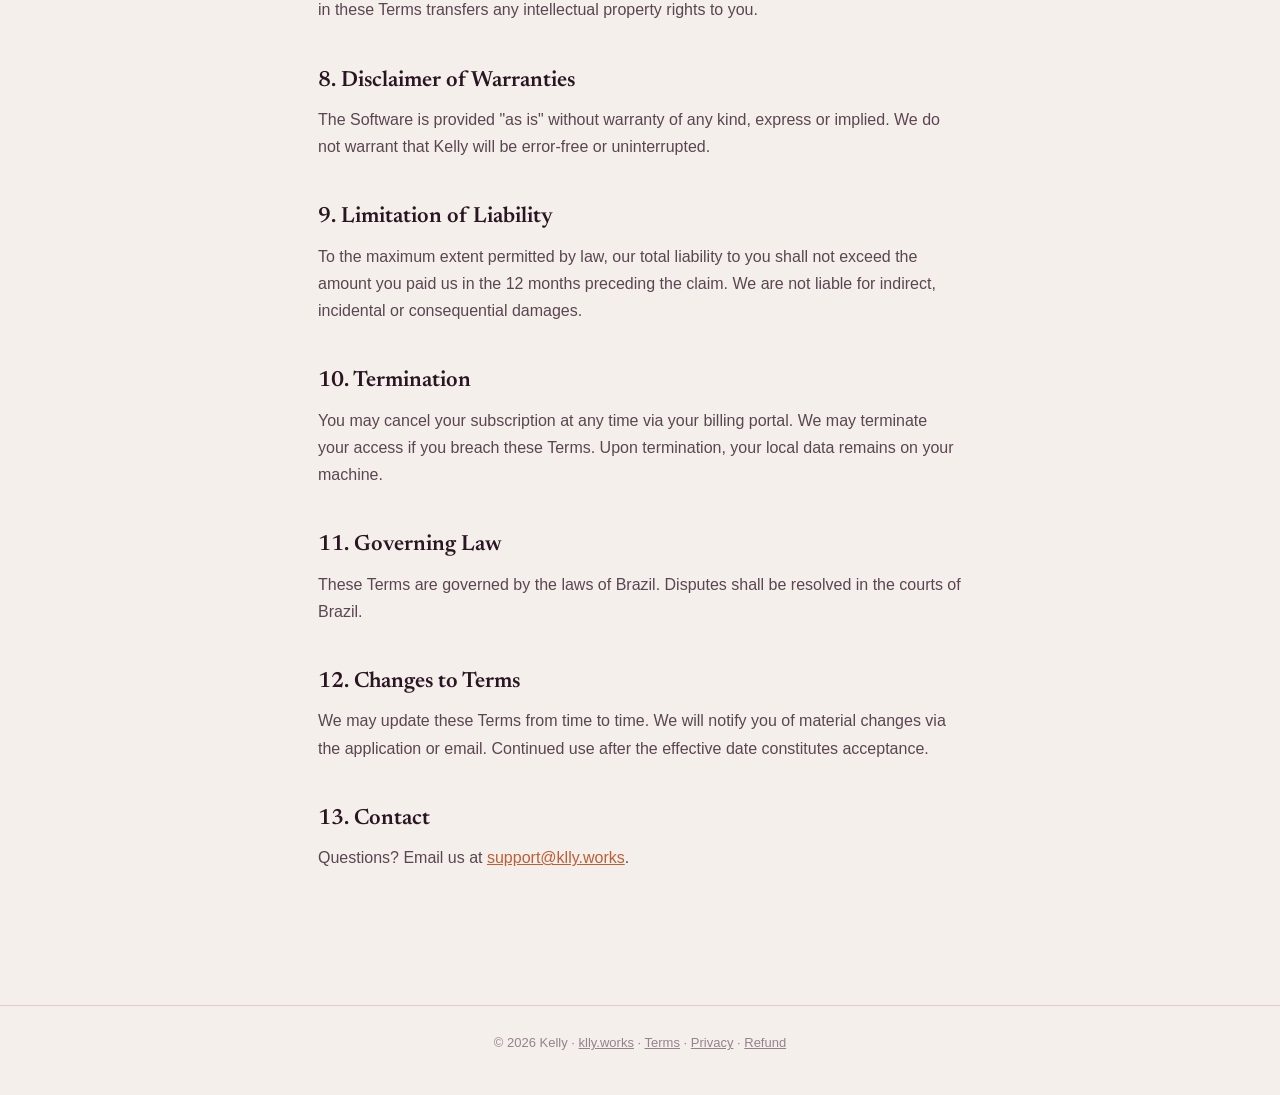
<file: terms.html>
<!DOCTYPE html>
<html lang="en">
<head>
<meta charset="UTF-8">
<meta name="viewport" content="width=device-width, initial-scale=1.0">
<title>Terms of Service — Kelly</title>
<meta name="description" content="Kelly Terms of Service">
<link rel="icon" type="image/svg+xml" href="/favicon.svg">
<link rel="preconnect" href="https://fonts.googleapis.com">
<link rel="preconnect" href="https://fonts.gstatic.com" crossorigin>
<link href="https://fonts.googleapis.com/css2?family=Newsreader:ital,opsz,wght@0,6..72,400;0,6..72,500;0,6..72,600;0,6..72,700;1,6..72,400;1,6..72,500&display=swap" rel="stylesheet">
<style>
:root {
  --bg:    #F5EFEC;
  --paper: #FBF7F4;
  --ink:   #2A1622;
  --ink-2: #5A4650;
  --ink-3: #93828B;
  --accent:#BD5E35;
  --line:  #DDCEC6;
  --serif: 'Newsreader', Georgia, 'Times New Roman', serif;
  --sans:  -apple-system, BlinkMacSystemFont, 'SF Pro Text', 'Segoe UI', Helvetica, Arial, sans-serif;
}
*,*::before,*::after{box-sizing:border-box;margin:0;padding:0}
body{font-family:var(--sans);background:var(--bg);color:var(--ink);-webkit-font-smoothing:antialiased}
nav{position:sticky;top:0;z-index:50;background:rgba(245,239,236,.82);backdrop-filter:blur(18px);-webkit-backdrop-filter:blur(18px);border-bottom:1px solid var(--line)}
.nav-in{display:flex;align-items:center;justify-content:space-between;height:64px;max-width:1180px;margin:0 auto;padding:0 48px}
.logo{font-family:var(--serif);font-weight:600;font-size:24px;letter-spacing:-.01em;color:var(--ink);text-decoration:none}
.logo span{color:var(--accent)}
.wrap{max-width:740px;margin:0 auto;padding:72px 48px 120px}
h1{font-family:var(--serif);font-weight:500;font-size:clamp(32px,4vw,52px);line-height:1.05;letter-spacing:-.025em;color:var(--ink);margin-bottom:8px}
.meta{font-size:13px;color:var(--ink-3);margin-bottom:52px}
h2{font-family:var(--serif);font-weight:600;font-size:22px;line-height:1.2;color:var(--ink);margin:44px 0 12px}
p{font-size:16px;line-height:1.7;color:var(--ink-2);margin-bottom:14px}
ul{margin:0 0 14px 20px}
ul li{font-size:16px;line-height:1.7;color:var(--ink-2);margin-bottom:6px}
a{color:var(--accent)}
.note-bar{border-top:1px solid var(--line);padding:26px 48px;text-align:center}
.note-bar p{font-size:13px;color:var(--ink-3)}
@media(max-width:600px){.wrap{padding:48px 24px 80px}.nav-in{padding:0 24px}.note-bar{padding:24px}}
</style>
</head>
<body>
<nav><div class="nav-in"><a href="/" class="logo">Kelly<span>.</span></a></div></nav>
<div class="wrap">
  <h1>Terms of Service</h1>
  <p class="meta">Effective date: June 18, 2026</p>

  <p>These Terms of Service ("Terms") govern your access to and use of Kelly ("the Software"), provided by Ivan Stepanov, operating as Empresário Individual, Brazil ("we", "us", "our"). By downloading, installing or using Kelly you agree to these Terms.</p>

  <h2>1. Description of Service</h2>
  <p>Kelly is a macOS desktop application that enables users to create and manage teams of AI agents for project and task management. The Software runs locally on your machine. AI inference is provided by third-party services (such as Anthropic) using your own API keys or subscription.</p>

  <h2>2. Subscription Plans and Billing</h2>
  <p>Kelly is offered under the following plans:</p>
  <ul>
    <li><strong>Free</strong> — up to 2 projects, no charge.</li>
    <li><strong>Premium</strong> — $25 per month, unlimited projects.</li>
    <li><strong>Business</strong> — $50 per month, unlimited projects and priority support.</li>
  </ul>
  <p>Subscriptions are billed monthly. Payment is processed by Paddle, our Merchant of Record. By subscribing you also agree to Paddle's terms at paddle.com/legal. We reserve the right to change pricing with 30 days' notice.</p>

  <h2>3. Refund Policy</h2>
  <p>We offer a 14-day money-back guarantee on first-time purchases. See our <a href="/refund.html">Refund Policy</a> for details.</p>

  <h2>4. License</h2>
  <p>We grant you a limited, non-exclusive, non-transferable license to install and use Kelly on devices you own or control, subject to these Terms. You may not reverse-engineer, decompile, redistribute or sublicense the Software.</p>

  <h2>5. Acceptable Use</h2>
  <p>You agree not to use Kelly to violate any applicable law, infringe intellectual property rights, transmit malware, or circumvent security measures. We may suspend accounts that violate these rules.</p>

  <h2>6. Data and Privacy</h2>
  <p>Our <a href="/privacy.html">Privacy Policy</a> describes how we handle your information. Kelly stores all project data locally on your machine. We collect only what is necessary for license verification and billing.</p>

  <h2>7. Intellectual Property</h2>
  <p>Kelly and all related trademarks, designs, and code are owned by Ivan Stepanov. Nothing in these Terms transfers any intellectual property rights to you.</p>

  <h2>8. Disclaimer of Warranties</h2>
  <p>The Software is provided "as is" without warranty of any kind, express or implied. We do not warrant that Kelly will be error-free or uninterrupted.</p>

  <h2>9. Limitation of Liability</h2>
  <p>To the maximum extent permitted by law, our total liability to you shall not exceed the amount you paid us in the 12 months preceding the claim. We are not liable for indirect, incidental or consequential damages.</p>

  <h2>10. Termination</h2>
  <p>You may cancel your subscription at any time via your billing portal. We may terminate your access if you breach these Terms. Upon termination, your local data remains on your machine.</p>

  <h2>11. Governing Law</h2>
  <p>These Terms are governed by the laws of Brazil. Disputes shall be resolved in the courts of Brazil.</p>

  <h2>12. Changes to Terms</h2>
  <p>We may update these Terms from time to time. We will notify you of material changes via the application or email. Continued use after the effective date constitutes acceptance.</p>

  <h2>13. Contact</h2>
  <p>Questions? Email us at <a href="mailto:support@klly.works">support@klly.works</a>.</p>
</div>
<div class="note-bar">
  <p>© 2026 Kelly · <a href="/" style="color:inherit;text-decoration:underline;">klly.works</a> · <a href="/terms.html" style="color:inherit;text-decoration:underline;">Terms</a> · <a href="/privacy.html" style="color:inherit;text-decoration:underline;">Privacy</a> · <a href="/refund.html" style="color:inherit;text-decoration:underline;">Refund</a></p>
</div>
</body>
</html>
</file>
<file: assets/index-SoAXJhwM.css>
@font-face{font-family:Inter Variable;font-style:normal;font-display:swap;font-weight:100 900;src:url(/assets/inter-cyrillic-ext-wght-normal-BOeWTOD4.woff2) format("woff2-variations");unicode-range:U+0460-052F,U+1C80-1C8A,U+20B4,U+2DE0-2DFF,U+A640-A69F,U+FE2E-FE2F}@font-face{font-family:Inter Variable;font-style:normal;font-display:swap;font-weight:100 900;src:url(/assets/inter-cyrillic-wght-normal-DqGufNeO.woff2) format("woff2-variations");unicode-range:U+0301,U+0400-045F,U+0490-0491,U+04B0-04B1,U+2116}@font-face{font-family:Inter Variable;font-style:normal;font-display:swap;font-weight:100 900;src:url(/assets/inter-greek-ext-wght-normal-DlzME5K_.woff2) format("woff2-variations");unicode-range:U+1F00-1FFF}@font-face{font-family:Inter Variable;font-style:normal;font-display:swap;font-weight:100 900;src:url(/assets/inter-greek-wght-normal-CkhJZR-_.woff2) format("woff2-variations");unicode-range:U+0370-0377,U+037A-037F,U+0384-038A,U+038C,U+038E-03A1,U+03A3-03FF}@font-face{font-family:Inter Variable;font-style:normal;font-display:swap;font-weight:100 900;src:url(/assets/inter-vietnamese-wght-normal-CBcvBZtf.woff2) format("woff2-variations");unicode-range:U+0102-0103,U+0110-0111,U+0128-0129,U+0168-0169,U+01A0-01A1,U+01AF-01B0,U+0300-0301,U+0303-0304,U+0308-0309,U+0323,U+0329,U+1EA0-1EF9,U+20AB}@font-face{font-family:Inter Variable;font-style:normal;font-display:swap;font-weight:100 900;src:url(/assets/inter-latin-ext-wght-normal-DO1Apj_S.woff2) format("woff2-variations");unicode-range:U+0100-02BA,U+02BD-02C5,U+02C7-02CC,U+02CE-02D7,U+02DD-02FF,U+0304,U+0308,U+0329,U+1D00-1DBF,U+1E00-1E9F,U+1EF2-1EFF,U+2020,U+20A0-20AB,U+20AD-20C0,U+2113,U+2C60-2C7F,U+A720-A7FF}@font-face{font-family:Inter Variable;font-style:normal;font-display:swap;font-weight:100 900;src:url(/assets/inter-latin-wght-normal-Dx4kXJAl.woff2) format("woff2-variations");unicode-range:U+0000-00FF,U+0131,U+0152-0153,U+02BB-02BC,U+02C6,U+02DA,U+02DC,U+0304,U+0308,U+0329,U+2000-206F,U+20AC,U+2122,U+2191,U+2193,U+2212,U+2215,U+FEFF,U+FFFD}@font-face{font-family:"Noto Serif Display Variable";font-style:normal;font-display:swap;font-weight:100 900;font-stretch:62.5% 100%;src:url(/assets/noto-serif-display-cyrillic-ext-standard-normal-BbWVSLBP.woff2) format("woff2-variations");unicode-range:U+0460-052F,U+1C80-1C8A,U+20B4,U+2DE0-2DFF,U+A640-A69F,U+FE2E-FE2F}@font-face{font-family:"Noto Serif Display Variable";font-style:normal;font-display:swap;font-weight:100 900;font-stretch:62.5% 100%;src:url(/assets/noto-serif-display-cyrillic-standard-normal-BidnaIzo.woff2) format("woff2-variations");unicode-range:U+0301,U+0400-045F,U+0490-0491,U+04B0-04B1,U+2116}@font-face{font-family:"Noto Serif Display Variable";font-style:normal;font-display:swap;font-weight:100 900;font-stretch:62.5% 100%;src:url(/assets/noto-serif-display-greek-ext-standard-normal-FEcqUjmq.woff2) format("woff2-variations");unicode-range:U+1F00-1FFF}@font-face{font-family:"Noto Serif Display Variable";font-style:normal;font-display:swap;font-weight:100 900;font-stretch:62.5% 100%;src:url(/assets/noto-serif-display-greek-standard-normal-DLFXw7oE.woff2) format("woff2-variations");unicode-range:U+0370-0377,U+037A-037F,U+0384-038A,U+038C,U+038E-03A1,U+03A3-03FF}@font-face{font-family:"Noto Serif Display Variable";font-style:normal;font-display:swap;font-weight:100 900;font-stretch:62.5% 100%;src:url(/assets/noto-serif-display-vietnamese-standard-normal-B_Cu3Bdp.woff2) format("woff2-variations");unicode-range:U+0102-0103,U+0110-0111,U+0128-0129,U+0168-0169,U+01A0-01A1,U+01AF-01B0,U+0300-0301,U+0303-0304,U+0308-0309,U+0323,U+0329,U+1EA0-1EF9,U+20AB}@font-face{font-family:"Noto Serif Display Variable";font-style:normal;font-display:swap;font-weight:100 900;font-stretch:62.5% 100%;src:url(/assets/noto-serif-display-latin-ext-standard-normal-Dimr14O7.woff2) format("woff2-variations");unicode-range:U+0100-02BA,U+02BD-02C5,U+02C7-02CC,U+02CE-02D7,U+02DD-02FF,U+0304,U+0308,U+0329,U+1D00-1DBF,U+1E00-1E9F,U+1EF2-1EFF,U+2020,U+20A0-20AB,U+20AD-20C0,U+2113,U+2C60-2C7F,U+A720-A7FF}@font-face{font-family:"Noto Serif Display Variable";font-style:normal;font-display:swap;font-weight:100 900;font-stretch:62.5% 100%;src:url(/assets/noto-serif-display-latin-standard-normal-ByJKXP3D.woff2) format("woff2-variations");unicode-range:U+0000-00FF,U+0131,U+0152-0153,U+02BB-02BC,U+02C6,U+02DA,U+02DC,U+0304,U+0308,U+0329,U+2000-206F,U+20AC,U+2122,U+2191,U+2193,U+2212,U+2215,U+FEFF,U+FFFD}:root{--font-sans: "Inter Variable", "Inter", system-ui, sans-serif;--font-mono: "Geist Mono", ui-monospace, monospace;--alpha-black-2: rgba(0, 0, 0, .02);--alpha-black-3: rgba(0, 0, 0, .03);--alpha-black-5: rgba(0, 0, 0, .05);--alpha-black-10: rgba(0, 0, 0, .1);--alpha-black-15: rgba(0, 0, 0, .15);--alpha-black-20: rgba(0, 0, 0, .2);--alpha-black-30: rgba(0, 0, 0, .3);--alpha-black-40: rgba(0, 0, 0, .4);--alpha-black-50: rgba(0, 0, 0, .5);--alpha-black-70: rgba(0, 0, 0, .7);--alpha-black-100: #000000;--base-white: #FFFFFF;--base-white-40: rgba(255, 255, 255, .4);--base-white-01: rgba(255, 255, 255, .01);--base-app: #F5F3F1;--base-warm-white: #F9F8F7;--base-fade: #F6F4F2;--base-white-70: rgba(255, 255, 255, .7);--radius-4: 4px;--radius-6: 6px;--radius-8: 8px;--radius-10: 10px;--radius-12: 12px;--radius-16: 16px;--radius-20: 20px;--radius-full: 999px;--space-1: 1px;--space-2: 2px;--space-4: 4px;--space-6: 6px;--space-8: 8px;--space-10: 10px;--space-12: 12px;--space-16: 16px;--space-20: 20px;--space-24: 24px;--space-32: 32px;--space-40: 40px;--space-48: 48px;--font-size-11: 11px;--font-size-13: 13px;--font-size-15: 15px;--font-size-16: 16px;--font-size-17: 17px;--font-size-28: 28px;--line-height-16: 16px;--line-height-18: 18px;--line-height-19: 19px;--line-height-20: 20px;--line-height-22: 22px;--line-height-24: 24px;--line-height-34: 34px;--solid-orange: #FC5C14;--solid-green: #21A65E;--solid-gray: #BFC0C5;--stroke-1: 1px;--stroke-2: 2px;--stroke-hairline: .5px;--stroke-icon: 1.2px;--system-traffic-red: #FF736A;--system-traffic-yellow: #FEBC2E;--system-traffic-green: #19C332;--alpha-orange-12: rgba(252, 92, 20, .12);--alpha-orange-20: rgba(252, 92, 20, .2);--bg-panel: var(--base-white-40);--bg-card: var(--base-white);--bg-segment-active: var(--base-white);--bg-inset: var(--alpha-black-3);--bg-inset-subtle: var(--alpha-black-2);--bg-hover: var(--alpha-black-3);--bg-hover-strong: var(--alpha-black-5);--bg-selected: var(--alpha-black-5);--bg-panel-strong: var(--base-white-70);--bg-selected-strong: var(--alpha-black-10);--bg-text-selection: var(--alpha-black-10);--bg-accent-tint: var(--alpha-orange-12);--bg-progress-filled: var(--alpha-black-40);--bg-progress-track: var(--alpha-black-10);--bg-progress-active: var(--solid-orange);--bg-accent-tint-hover: var(--alpha-orange-20);--bg-accent-solid: var(--solid-orange);--fill-subtle: var(--alpha-black-5);--fill-strong: var(--alpha-black-10);--fill-handle: var(--alpha-black-10);--border-panel: var(--base-white);--border-input: var(--alpha-black-3);--text-primary: var(--alpha-black-70);--text-secondary: var(--alpha-black-50);--text-tertiary: var(--alpha-black-30);--text-strong: var(--alpha-black-100);--text-accent: var(--solid-orange);--text-on-accent: var(--base-white);--radius-chip: var(--radius-6);--radius-control: var(--radius-8);--radius-panel: var(--radius-12);--radius-segment: var(--radius-20);--radius-avatar: var(--radius-full);--radius-window: var(--radius-16);--radius-field: var(--radius-16);--icon-danger: var(--system-traffic-red);--icon-default: var(--alpha-black-50);--icon-muted: var(--alpha-black-30);--icon-strong: var(--alpha-black-70);--icon-success: var(--solid-green);--elevation-sm: 0px 1px 2px 0px rgba(0, 0, 0, .05);--elevation-segment: 0px 1px 4px 0px rgba(0, 0, 0, .05);--elevation-md: 0px 4px 10px 1px rgba(0, 0, 0, .03);--elevation-lg: 0px 1px 2px 0px rgba(0, 0, 0, .06), 0px 8px 24px 0px rgba(0, 0, 0, .1);--elevation-panel: 0px 0px 10px 0px rgba(0, 0, 0, .05);--gradient-bubble-user: linear-gradient(to right, rgba(102, 102, 102, .06) 0%, rgba(0, 0, 0, .06) 100%);--gradient-progress: linear-gradient(to right, rgba(102, 102, 102, .12) 0%, rgba(0, 0, 0, .4) 100%);--gradient-scrim-chat: linear-gradient(to bottom, rgba(255, 255, 255, .4) 0%, rgba(255, 255, 255, 0) 100%);--gradient-fade-card: linear-gradient(to top, #FFFFFF 0%, rgba(255, 255, 255, 0) 100%);--gradient-edge-surface: linear-gradient(to bottom, rgba(255, 255, 255, .8) 0%, rgba(255, 255, 255, 0) 100%);--gradient-edge-input: linear-gradient(to right, rgba(0, 0, 0, .1) 0%, rgba(102, 102, 102, .1) 100%);--gradient-accent-wash: radial-gradient(38.1% 38.1% at 48% 0%, rgba(252, 92, 20, .07) 0%, rgba(252, 92, 20, 0) 100%);--gradient-panel-fade-up: linear-gradient(to top, rgba(255, 255, 255, .4) 0%, rgba(255, 255, 255, 0) 100%);--gradient-edge-surface-up: linear-gradient(to top, rgba(255, 255, 255, .8) 0%, rgba(255, 255, 255, 0) 100%)}.text-title-detail{font-family:var(--font-sans);font-weight:500;font-size:16px;line-height:22px;letter-spacing:-.03em}.text-body-ui{font-family:var(--font-sans);font-weight:500;font-size:13px;line-height:16px}.text-title-card{font-family:var(--font-sans);font-weight:500;font-size:13px;line-height:20px}.text-chat-you{font-family:var(--font-sans);font-weight:500;font-size:13px;line-height:18px}.text-chat-agent{font-family:var(--font-sans);font-weight:400;font-size:13px;line-height:19px}.text-subhead{font-family:var(--font-sans);font-weight:600;font-size:13px;line-height:16px}.text-body-detail{font-family:var(--font-sans);font-weight:400;font-size:13px;line-height:16px}.text-label-sm{font-family:var(--font-sans);font-weight:500;font-size:11px;line-height:13px}.text-meta-sm{font-family:var(--font-sans);font-weight:400;font-size:11px;line-height:13px}.text-separator-sm{font-family:var(--font-sans);font-weight:100;font-size:11px;line-height:16px;letter-spacing:-.005em}.text-separator{font-family:var(--font-sans);font-weight:100;font-size:13px;line-height:16px;letter-spacing:-.005em}.doc-h1{font-family:var(--font-sans);font-weight:600;font-size:22px;line-height:30px;letter-spacing:-.02em}.doc-h2{font-family:var(--font-sans);font-weight:600;font-size:16px;line-height:24px}.doc-h3{font-family:var(--font-sans);font-weight:600;font-size:14px;line-height:20px}.doc-body{font-family:var(--font-sans);font-weight:400;font-size:14px;line-height:22px}.doc-code{font-family:var(--font-mono);font-weight:400;font-size:13px;line-height:20px}.mobile-title-screen{font-family:var(--font-sans);font-weight:600;font-size:28px;line-height:34px;letter-spacing:-.02em}.mobile-body-ui{font-family:var(--font-sans);font-weight:500;font-size:17px;line-height:22px}.mobile-body-detail{font-family:var(--font-sans);font-weight:400;font-size:15px;line-height:20px}.mobile-meta{font-family:var(--font-sans);font-weight:400;font-size:13px;line-height:18px}.mobile-label{font-family:var(--font-sans);font-weight:500;font-size:13px;line-height:18px}.mobile-chat-agent{font-family:var(--font-sans);font-weight:400;font-size:17px;line-height:24px}.mobile-chat-you{font-family:var(--font-sans);font-weight:500;font-size:17px;line-height:22px}.mobile-label-lg{font-family:var(--font-sans);font-weight:500;font-size:15px;line-height:20px}.mobile-chat-input{font-family:var(--font-sans);font-weight:400;font-size:17px;line-height:22px}:root{--lnd-serif: "Noto Serif Display Variable", Georgia, serif;--lnd-serif-stretch: 65%;--lnd-win-w: 1200;--lnd-win-h: 660px;--lnd-cta-glow: #ffb70f;--lnd-gradient-progress: linear-gradient(to right, rgba(252, 92, 20, .35) 0%, rgba(252, 92, 20, 1) 100%);--lnd-ease-out: cubic-bezier(.23, 1, .32, 1);--lnd-ease-in-out: cubic-bezier(.77, 0, .175, 1);--lnd-dur-press: .14s;--lnd-dur-hover: .12s;--lnd-dur-swap: .2s;--lnd-wave: url("data:image/svg+xml,%3Csvg xmlns='http://www.w3.org/2000/svg' width='14' height='6'%3E%3Cpath d='M0 4 Q 3.5 1 7 4 T 14 4' fill='none' stroke='%23000' stroke-width='1'/%3E%3C/svg%3E");--lnd-screen-fade-h: 80px;--lnd-halo-display: none;--lnd-window-shadow: 0 0 160px -30px rgba(252, 92, 20, .35), 0 0 60px -16px rgba(252, 92, 20, .22);--lnd-window-glow-soft: 0 0 96px -24px rgba(252, 92, 20, .18), 0 0 36px -12px rgba(252, 92, 20, .12);--lnd-band-overflow: visible;--lnd-band-clip: inset(-300px -300px 0 -300px);--lnd-halo-mask: linear-gradient(to right, transparent 60px, #000 220px, #000 calc(100% - 220px) , transparent calc(100% - 60px) ), linear-gradient(to top, transparent 0, #000 160px)}.lnd-display,.lnd-h1,.lnd-h2,.lnd-h3{font-family:var(--lnd-serif);font-stretch:var(--lnd-serif-stretch);font-weight:400;color:var(--text-strong);margin:0}.lnd-display{font-size:56px;line-height:60px;letter-spacing:-.035em}.lnd-h1{font-size:48px;line-height:52px;letter-spacing:-.035em}.lnd-h2{font-size:32px;line-height:38px;letter-spacing:-.03em}.lnd-h3{font-size:24px;line-height:30px;letter-spacing:-.02em}.lnd-h1__sub,.lnd-display__sub{color:var(--text-secondary)}.lnd-display__sub{font-size:36px;line-height:42px;letter-spacing:-.03em}.lnd-rot{display:grid;justify-items:start}.lnd-rot__cell{display:grid}.lnd-rot__cell>*{grid-area:1 / 1}.lnd-rot__ghost{visibility:hidden}.lnd-rot__live{--lnd-caret-adv: .1em;justify-self:start;padding-bottom:.12em;margin-bottom:-.12em;background-image:linear-gradient(to right,var(--text-primary) 0,var(--text-secondary) 2.3em,var(--text-secondary) calc(100% - 1.6em - var(--lnd-caret-adv)),var(--text-accent) calc(100% - var(--lnd-caret-adv)));-webkit-background-clip:text;background-clip:text;color:transparent}.lnd-caret{--lnd-caret-trim: .06em;display:inline-block;width:.04em;height:calc(1em - var(--lnd-caret-trim));margin-left:.06em;vertical-align:calc(-.24em + var(--lnd-caret-trim));background:var(--text-accent)}.lnd-caret[data-idle]{animation:lnd-blink 1s step-end infinite}@keyframes lnd-blink{50%{opacity:0}}@media (prefers-reduced-motion: reduce){.lnd-caret{animation:none}}.lnd-lead{font:400 20px/30px var(--font-sans);letter-spacing:-.01em;margin:0;color:var(--text-secondary)}.lnd-lead--hero{font-size:18px;line-height:25px;font-weight:350;color:var(--text-primary);max-width:500px}.lnd-lead--hero .lnd-promise{position:relative}.lnd-lead--hero .lnd-promise:after{content:"";position:absolute;left:0;right:0;bottom:-6px;height:6px;background-color:color-mix(in srgb,var(--text-accent) 40%,transparent);-webkit-mask:var(--lnd-wave) repeat-x left bottom / 14px 6px;mask:var(--lnd-wave) repeat-x left bottom / 14px 6px}.lnd-body{font:400 16px/26px var(--font-sans);margin:0;color:var(--text-primary)}.lnd-caption{font:400 13px/20px var(--font-sans);margin:0;color:var(--text-tertiary)}.lnd-label{font:500 11px/14px var(--font-sans);margin:0;color:var(--text-tertiary)}.lnd-cta{position:relative;overflow:hidden;isolation:isolate;display:inline-flex;align-items:center;gap:8px;height:40px;padding:0 20px;border:0;cursor:pointer;font:400 16px/16px var(--font-sans);border-radius:var(--radius-16);background:radial-gradient(75% 150% at 100% 114.2%,var(--lnd-cta-glow) 0%,var(--solid-orange) 100%);color:#fff;transition:background var(--lnd-dur-hover) ease,transform var(--lnd-dur-press) var(--lnd-ease-out)}.lnd-cta:before{content:"";position:absolute;top:0;right:0;bottom:0;left:0;z-index:-1;border-radius:inherit;background:#ffffff1f;opacity:0;transition:opacity var(--lnd-dur-hover) ease}@media (hover: hover) and (pointer: fine){.lnd-cta:hover:before{opacity:1}}.lnd-cta:active{transform:scale(.97)}.lnd-cta--secondary{background:var(--alpha-black-3);color:var(--text-primary)}.lnd-cta--secondary:before{display:none}@media (hover: hover) and (pointer: fine){.lnd-cta--secondary:hover{background:var(--bg-hover-strong)}}.lnd-canvas{max-width:1120px;margin:0 auto;padding:0 24px}.lnd-measure{max-width:720px}.lnd-section--sm{padding-block:64px}.lnd-section--md{padding-block:56px}.lnd-section--lg{padding-block:64px}.lnd-halo{display:var(--lnd-halo-display, block);position:absolute;top:-40px;right:-60px;bottom:0;left:-60px;z-index:0;pointer-events:none;-webkit-mask-image:var(--lnd-halo-mask, none);mask-image:var(--lnd-halo-mask, none);-webkit-mask-composite:source-in;mask-composite:intersect}.lnd-halo__blob{position:absolute;width:420px;height:420px;border-radius:50%;filter:blur(64px);opacity:.8}.lnd-halo__blob--1{left:-4%;top:-40px}.lnd-halo__blob--2{left:38%;top:-90px;width:480px;height:480px;opacity:.7}.lnd-halo__blob--3{right:-4%;top:-20px}.ls-page{background:var(--gradient-accent-wash) top center / 100% 780px no-repeat,var(--base-app);min-height:100vh}.ls-page:before,.ls-page:after{content:"";position:fixed;z-index:10;pointer-events:none;left:0;right:0;bottom:0;height:var(--lnd-screen-fade-h, 80px)}.ls-page:before{background:var(--base-app);backdrop-filter:blur(8px);-webkit-backdrop-filter:blur(8px);mask-image:linear-gradient(to top,#000 0,transparent 100%);-webkit-mask-image:linear-gradient(to top,#000 0,transparent 100%)}.ls-page:after{backdrop-filter:blur(20px);-webkit-backdrop-filter:blur(20px);mask-image:linear-gradient(to top,#000 0,transparent 55%);-webkit-mask-image:linear-gradient(to top,#000 0,transparent 55%)}@supports (animation-timeline: view()){.ls-page{timeline-scope:--lnd-footer}.ls-footer{view-timeline-name:--lnd-footer;view-timeline-axis:block}.ls-page:before,.ls-page:after{animation-name:lnd-screen-fade-lift;animation-timing-function:linear;animation-fill-mode:both;animation-timeline:--lnd-footer;animation-range:entry 0% entry 100%}@keyframes lnd-screen-fade-lift{to{opacity:0}}}@supports not (animation-timeline: view()){.ls-page{padding-bottom:var(--lnd-screen-fade-h, 80px)}}@media (max-width: 767px){.lnd-display{font-size:40px;line-height:44px}.lnd-display__sub{font-size:24px;line-height:30px}.lnd-h1{font-size:32px;line-height:38px}.lnd-h2{font-size:26px;line-height:32px}.lnd-lead{font-size:18px;line-height:28px}.lnd-lead--hero{max-width:none}.lnd-canvas{padding:0 20px}.lnd-section--sm,.lnd-section--lg{padding-block:48px}.lnd-section--md{padding-block:40px}}.kly-icon{display:block;flex:none;color:var(--icon-default)}.kly-avatar{display:block;flex:none;object-fit:cover}.kly-avatar--agent{border-radius:var(--radius-avatar)}.kly-avatar--user{border-radius:var(--radius-4)}.kly-avatar-empty{display:flex;align-items:center;justify-content:center;flex:none;border-radius:var(--radius-full);background:var(--fill-subtle);color:var(--icon-muted)}.kly-avatar-empty--16{width:16px;height:16px}.kly-avatar-empty--20{width:20px;height:20px}.kly-avatar-empty--28{width:28px;height:28px}.kly-avatar-empty--16 .kly-icon{width:12px;height:12px}.kly-status-dot{display:inline-block;border-radius:var(--radius-full);flex:none}.kly-status-dot--active{background:var(--solid-orange)}.kly-status-dot--ready{background:var(--solid-gray)}.kly-status-dot--standalone{width:6px;height:6px}.kly-status-dot--on-avatar{width:8px;height:8px;box-shadow:0 0 0 2px var(--base-warm-white)}.kly-avatar-status{position:relative;display:inline-block;width:28px;height:28px;flex:none;overflow:visible}.kly-avatar-status .kly-status-dot{position:absolute;left:20px;top:20px}.lnd-mark{display:inline-flex}.lnd-brand{display:inline-flex;align-items:center;gap:8px}.lnd-brand__word{font-family:var(--lnd-serif);font-stretch:var(--lnd-serif-stretch);font-weight:400;font-size:24px;line-height:28px;letter-spacing:-.02em;color:var(--text-strong)}.kly-window-controls{display:flex;align-items:center;gap:9px;box-sizing:border-box;padding:1px;flex:none}.kly-window-dot{width:14px;height:14px;border-radius:var(--radius-full);box-shadow:inset 0 0 0 var(--stroke-hairline) var(--alpha-black-10)}.kly-window-dot--close{background:var(--system-traffic-red)}.kly-window-dot--minimize{background:var(--system-traffic-yellow)}.kly-window-dot--zoom{background:var(--system-traffic-green)}.kly-btn{display:inline-flex;align-items:center;box-sizing:border-box;height:24px;border:none;border-radius:var(--radius-control);background:transparent;color:var(--text-primary);cursor:default;position:relative}.kly-btn:after{content:"";position:absolute;top:0;right:0;bottom:0;left:0;border-radius:inherit;background:transparent;pointer-events:none}.kly-btn:hover:after{background:var(--bg-hover)}.kly-btn:after{transition:background-color var(--motion-hover) var(--ease-hover)}.kly-btn-icon{justify-content:center;width:24px;padding:4px;flex:none}.kly-btn--ghost{background:transparent}.kly-btn--subtle{background:var(--bg-inset)}.kly-btn--subtle-strong{background:var(--fill-subtle)}.kly-btn-text{padding:4px 8px 4px 4px}.kly-btn-text--spacious{gap:var(--space-8)}.kly-btn-text--compact{gap:var(--space-4)}.kly-btn-text--raised{height:28px;padding:var(--space-6) var(--space-12);background:var(--bg-card);box-shadow:var(--elevation-sm)}.kly-btn-select{gap:var(--space-4);padding:4px 4px 4px 8px;background:var(--bg-inset)}.kly-utility-buttons{display:flex;align-items:center;gap:var(--space-4);flex:none}.kly-sidebar-item{position:relative;isolation:isolate;display:flex;align-items:center;gap:var(--space-8);box-sizing:border-box;width:100%;height:28px;padding:6px 12px 6px 8px;border-radius:var(--radius-control);color:var(--text-secondary)}.kly-sidebar-leading{display:flex;align-items:center;justify-content:center;width:16px;height:16px;flex:none}.kly-sidebar-label{flex:1 1 auto;min-width:0;overflow:hidden;text-overflow:ellipsis;white-space:nowrap}.kly-sidebar-trailing{display:none;flex:none;margin-right:-8px}.kly-sidebar-item:hover .kly-sidebar-trailing,.kly-sidebar-item--trailing-always .kly-sidebar-trailing{display:block}.kly-sidebar-item.is-active{background:var(--bg-card);color:var(--text-primary)}.kly-sidebar-item.is-active .kly-icon{color:var(--icon-strong)}.kly-sidebar-item.is-selected{background:var(--bg-selected-strong);color:var(--text-primary)}.kly-sidebar-marker{position:absolute;left:0;top:50%;transform:translateY(-50%);width:2px;height:16px;border-radius:var(--radius-full);background:var(--alpha-black-50)}.kly-sidebar-item:after{content:"";position:absolute;top:0;right:0;bottom:0;left:0;z-index:-1;border-radius:inherit;background:var(--bg-hover);opacity:0;transition:opacity var(--motion-hover) var(--ease-hover)}.kly-sidebar-item:not(.is-active):hover:after{opacity:1}.kly-section-header{display:flex;align-items:center;box-sizing:border-box;width:100%;height:28px;padding:2px 4px 2px 8px;color:var(--text-tertiary)}.kly-section-header.is-toggle{display:flex;align-items:center;gap:var(--space-4);cursor:pointer;-webkit-user-select:none;user-select:none}.kly-section-header-label{flex:1 1 auto;min-width:0;overflow:hidden;text-overflow:ellipsis;white-space:nowrap}.kly-section-header-chevron{display:flex;flex:none;width:16px;height:16px;opacity:0;color:var(--icon-muted);transition:transform var(--motion-move) var(--ease-move),opacity var(--motion-move) var(--ease-move)}.kly-section-header.is-toggle:hover .kly-section-header-chevron,.kly-section-header.is-toggle:focus-visible .kly-section-header-chevron,.kly-section-header.is-collapsed .kly-section-header-chevron{opacity:1}.kly-section-header.is-collapsed .kly-section-header-chevron{transform:rotate(-90deg)}.kly-selection-toolbar{position:relative;display:inline-flex;align-items:center;gap:var(--space-2);box-sizing:border-box;height:32px;padding:var(--space-4);border-radius:var(--radius-control);background:var(--bg-card);box-shadow:var(--elevation-lg)}.kly-overlay-sep{width:1px;height:16px;flex:none;background:var(--alpha-black-10)}.kly-slash-menu{display:flex;flex-direction:column;gap:var(--space-2);box-sizing:border-box;width:240px;padding:4px 8px 8px;border-radius:var(--radius-control);background:var(--bg-card);box-shadow:var(--elevation-lg)}.kly-slash-group{display:flex;flex-direction:column;gap:var(--space-2)}.kly-slash-menu .kly-sidebar-item.is-selected{background:var(--bg-selected)}.kly-slash-menu .kly-sidebar-marker{display:none}.kly-heading-menu{position:absolute;left:0;bottom:calc(100% + var(--space-4))}.kly-selection-layer{position:fixed;z-index:30;transform:translate(-50%,-100%);pointer-events:auto}.kly-app-window{position:relative;box-sizing:border-box;width:1440px;height:780px;background:var(--gradient-accent-wash),var(--base-app);box-shadow:inset 0 0 0 1px var(--alpha-black-10);border-radius:var(--radius-window);overflow:hidden;font-family:var(--font-sans)}.kly-app-window-chrome{position:relative;height:48px}.kly-app-window-controls{position:absolute;left:16px;top:16px}.kly-app-window-utility{position:absolute;left:160px;top:12px}.kly-app-window-nav{position:absolute;left:232px;top:10px}.kly-app-window--bare .kly-app-window-chrome{height:12px}.kly-app-window--bare .kly-app-window-body{height:768px}.kly-app-window--bare .kly-app-window-main{height:756px}.kly-app-window--bare .kly-app-window-sidebar{padding-top:36px}.kly-app-window-utility,.kly-app-window-nav{transition:transform var(--motion-move) var(--ease-move)}.kly-app-window-chrome--packed .kly-app-window-utility,.kly-app-window-chrome--packed .kly-app-window-nav{transform:translate(-34px)}.kly-app-window-user{position:absolute;top:12px;display:flex;align-items:center;justify-content:center;width:24px;height:24px;padding:0;border:0;border-radius:var(--radius-control);background:transparent;cursor:pointer;opacity:0;transform:translate(4px);pointer-events:none;transition:opacity var(--motion-move) var(--ease-move),transform var(--motion-move) var(--ease-move)}.kly-app-window-user.is-visible{opacity:1;transform:none;pointer-events:auto}.kly-app-window-user{left:98px}.kly-app-window-user:hover{background:var(--bg-hover)}.kly-app-window-body{position:relative;display:flex;gap:var(--space-16);box-sizing:border-box;height:732px;padding:0 12px 12px 16px}.kly-app-window-sidebar{flex:none;width:200px;min-width:0;overflow:hidden}.kly-app-window-body,.kly-app-window-sidebar{transition:gap var(--motion-move) var(--ease-move),width var(--motion-move) var(--ease-move)}.kly-app-window-body--collapsed{gap:0}.kly-app-window-sidebar--collapsed{width:0}.kly-app-window-main{position:relative;display:flex;flex:1;gap:var(--space-12);min-width:0;height:720px}.kly-zone--flex{flex:1;min-width:0}.kly-profile-menu{position:absolute;z-index:5}.kly-profile-menu .kly-section-header{overflow:hidden;text-overflow:ellipsis;white-space:nowrap}.kly-navigation-bar{display:flex;align-items:center;gap:var(--space-8);flex:none}.kly-nav-tab{display:inline-flex;align-items:center;gap:var(--space-8);box-sizing:border-box;flex:none;height:28px;padding:6px 12px;border:none;border-radius:var(--radius-control);background:var(--bg-inset);color:var(--text-secondary);cursor:default;position:relative;isolation:isolate;transition:background-color var(--motion-state) var(--ease-state),color var(--motion-state) var(--ease-state)}.kly-nav-tab.has-icon{padding-left:8px}.kly-nav-tab.is-active{background:var(--bg-card);color:var(--text-primary)}.kly-nav-tab:after{content:"";position:absolute;top:0;right:0;bottom:0;left:0;z-index:-1;border-radius:inherit;background:var(--bg-hover);opacity:0;transition:opacity var(--motion-hover) var(--ease-hover)}.kly-nav-tab:not(.is-active):hover:after{opacity:1}.kly-chip{display:inline-flex;align-items:center;box-sizing:border-box;border-radius:var(--radius-chip);white-space:nowrap}.kly-chip--filled{background:var(--fill-subtle);color:var(--text-primary)}.kly-chip--ghost{background:none;color:var(--text-tertiary)}.kly-chip--regular{height:20px;padding:2px 6px}.kly-chip--compact{height:16px;padding:2px var(--space-4) 1px}.kly-user-profile{display:flex;align-items:center;justify-content:space-between;box-sizing:border-box;width:200px;height:28px;padding:6px 4px 6px 8px;border-radius:var(--radius-control);background:var(--bg-inset);color:var(--text-primary)}.kly-user-profile.is-interactive{cursor:pointer}.kly-user-profile.is-interactive:hover{background:linear-gradient(var(--bg-hover),var(--bg-hover)),var(--bg-inset)}.kly-user-profile-info{display:flex;align-items:center;gap:var(--space-4);min-width:0}.kly-user-profile-name{overflow:hidden;text-overflow:ellipsis;white-space:nowrap}.kly-zone-scrollbar{position:absolute;top:var(--space-8);bottom:var(--space-8);right:0;width:12px}.kly-zone-scrollbar-thumb{position:absolute;right:3px;width:4px;border-radius:var(--radius-full);background:var(--alpha-black-10);opacity:0;transition:opacity var(--motion-hover) var(--ease-hover)}.kly-zone-scrollbar-thumb.is-visible{opacity:1}.kly-sidebar-mini{display:flex;flex-direction:column;gap:var(--space-12);box-sizing:border-box;width:200px}.kly-sidebar-group{display:flex;flex-direction:column;gap:var(--space-1)}.kly-sidebar-mini{height:100%}.kly-sidebar-scroll-host{position:relative;display:flex;flex:1;min-height:0}.kly-sidebar-scroll{--fade-top: 0px;--fade-bottom: 0px;flex:1;min-height:0;overflow-y:auto;overflow-x:hidden;scrollbar-width:none;display:flex;flex-direction:column;gap:var(--space-12);-webkit-mask-image:linear-gradient(to bottom,transparent 0,#000 var(--fade-top),#000 calc(100% - var(--fade-bottom)),rgba(0,0,0,.2) calc(100% - var(--fade-bottom) / 2),transparent 100%);mask-image:linear-gradient(to bottom,transparent 0,#000 var(--fade-top),#000 calc(100% - var(--fade-bottom)),rgba(0,0,0,.2) calc(100% - var(--fade-bottom) / 2),transparent 100%)}.kly-sidebar-scroll::-webkit-scrollbar{display:none}.kly-sidebar-scroll-host .kly-zone-scrollbar-thumb{right:0}.kly-sidebar-scroll--from-top{--fade-top: 12px}.kly-sidebar-scroll--to-bottom{--fade-bottom: 24px}.kly-zone{position:relative;box-sizing:border-box;height:100%;overflow:hidden;border-radius:var(--radius-panel)}.kly-zone--panel{background:var(--bg-panel)}.kly-zone--panel-strong{background:var(--bg-panel-strong)}.kly-zone--chat{background:var(--gradient-scrim-chat)}.kly-zone--composite{display:flex}.kly-zone:after{content:"";position:absolute;top:0;right:0;bottom:0;left:0;padding:1px;border-radius:inherit;background:var(--gradient-edge-surface);-webkit-mask:linear-gradient(#000 0 0) content-box,linear-gradient(#000 0 0);-webkit-mask-composite:xor;mask:linear-gradient(#000 0 0) content-box,linear-gradient(#000 0 0);mask-composite:exclude;pointer-events:none}.kly-zone-fade{position:absolute;left:0;right:0;pointer-events:none;--fade-solid: 100%}.kly-zone-fade--warm-white{--fade-color: var(--base-warm-white)}.kly-zone-fade--fade{--fade-color: var(--base-fade)}.kly-zone-fade--panel-strong{--fade-color: #FCFBFB}.kly-zone-fade--top{top:0;background:linear-gradient(to bottom,var(--fade-color) 0%,transparent 100%)}.kly-zone-fade--bottom{bottom:0;background:linear-gradient(to bottom,transparent 0%,var(--fade-color) var(--fade-solid))}.kly-zone--list{display:flex;flex-direction:column}.kly-zone-scroll{flex:1;min-height:0;overflow-y:auto;padding-bottom:var(--space-12);scrollbar-width:none}.kly-zone-scroll::-webkit-scrollbar{display:none}.kly-zone-listpart{position:relative;display:flex;flex-direction:column;flex:1;min-width:0;height:100%}.kly-zone--composite>.kly-zone-listpart{background:var(--bg-panel);box-shadow:inset -1px 0 0 var(--alpha-black-5)}.kly-zone--composite>.kly-task-panel{flex:none;height:100%}.kly-zone-scroll.is-scrolled{-webkit-mask-image:linear-gradient(to bottom,transparent 0,#000 20px);mask-image:linear-gradient(to bottom,transparent 0,#000 20px)}.kly-msg-header{display:inline-flex;align-items:center;gap:var(--space-2);box-sizing:border-box}.kly-msg-agent-info{display:inline-flex;align-items:center;gap:var(--space-6)}.kly-msg-name{color:var(--text-primary)}.kly-msg-sep,.kly-msg-time{color:var(--text-tertiary)}.kly-msg-header--agent{height:20px;padding:2px 6px 2px 2px;border-radius:var(--radius-segment);background:var(--bg-card)}.kly-msg-arrow{color:var(--icon-muted)}.kly-msg-header--user{height:16px}.kly-msg-read{color:var(--icon-success)}.kly-bubble{display:flex;flex-direction:column;gap:var(--space-10);box-sizing:border-box;padding:8px 12px}.kly-bubble p{margin:0}.kly-bubble ul{margin:0;padding-left:20px}.kly-bubble--you{background:var(--gradient-bubble-user);border-radius:var(--radius-panel) var(--radius-panel) 0 var(--radius-panel);color:var(--text-secondary);font-family:var(--font-sans);font-weight:500;font-size:13px;line-height:18px}.kly-bubble--agent{background:none;border-radius:var(--radius-panel) var(--radius-panel) var(--radius-panel) 0;color:var(--text-strong);font-family:var(--font-sans);font-weight:400;font-size:13px;line-height:19px}.kly-message{display:flex;flex-direction:column;gap:var(--space-4)}.kly-message--user{align-items:flex-end;align-self:flex-end;max-width:75%}.kly-message--agent{align-items:flex-start;align-self:stretch}.kly-input{box-sizing:border-box;width:100%;border:none;border-radius:var(--radius-control);background:var(--bg-card);box-shadow:var(--elevation-segment);color:var(--text-primary);outline:var(--stroke-1) solid var(--border-input);outline-offset:0}.kly-input-placeholder{color:var(--text-tertiary)}.kly-input-multiline .kly-input-placeholder{white-space:pre-line;position:absolute;top:8px;right:8px;bottom:8px;left:8px;pointer-events:none}.kly-input:hover,.kly-input.is-hover{outline-color:var(--alpha-black-5)}.kly-input:focus,.kly-input:focus-within,.kly-input.is-editing{outline-color:var(--alpha-black-15)}.kly-input-text{height:32px;padding:0 8px;text-overflow:ellipsis}.kly-input-text--sm{height:24px}.kly-input-text::placeholder{color:var(--text-tertiary)}.kly-input-multiline{position:relative;display:flex;flex-direction:column;overflow:hidden}.kly-input-multiline.is-empty{height:32px;padding:8px;justify-content:flex-start}.kly-input-multiline.is-filled{height:auto;min-height:32px;max-height:181px;padding:6px 8px 0}.kly-input-multiline .kly-input-body{flex:1;min-height:0;white-space:pre-wrap;outline:none}.kly-input-multiline{cursor:text}.kly-input-multiline.is-disabled{cursor:default;background:var(--alpha-black-5);box-shadow:none}.kly-form .kly-input-multiline{transition:height var(--motion-move) var(--ease-move)}.kly-form .kly-input-multiline.is-disabled{height:60px}.kly-input-multiline.is-disabled .kly-input-fade{background:linear-gradient(to top,#f0f0f0,#f0f0f000)}.kly-input-multiline.is-disabled:hover{outline-color:var(--border-input)}.kly-input-multiline.is-disabled .kly-input-body{color:var(--alpha-black-20);cursor:default}.kly-input-multiline.is-disabled .kly-input-placeholder{color:var(--alpha-black-20)}.kly-input-body{overflow:hidden}.kly-input-body>*{margin:0}.kly-input-body>*+*{margin-top:var(--space-6)}.kly-input-multiline.is-filled .kly-input-body{padding-bottom:6px}.kly-input-fade{position:absolute;left:0;right:0;bottom:0;height:20px;background:var(--gradient-fade-card);pointer-events:none}.kly-input-multiline:focus-within{min-height:60px}@keyframes kly-field-open{0%{opacity:0;transform:translateY(-4px) scale(.985)}to{opacity:1;transform:none}}@keyframes kly-field-open-reduced{0%{opacity:0}to{opacity:1}}.kly-property-row:has(.kly-input-multiline.is-empty:focus-within) .kly-input-multiline{transform-origin:top left;animation:kly-field-open var(--motion-appear) var(--ease-appear)}@media (prefers-reduced-motion: reduce){.kly-property-row:has(.kly-input-multiline.is-empty:focus-within) .kly-input-multiline{animation-name:kly-field-open-reduced}}.kly-input-grip{position:absolute;right:0;bottom:0;display:flex;padding:4px;cursor:ns-resize;touch-action:none}.kly-input-select{display:flex;align-items:center;height:32px;padding:0 8px;background:var(--base-white-01);box-shadow:none;outline:none}.kly-input-select:hover,.kly-input-select.is-hover{outline:var(--stroke-1) solid var(--alpha-black-5)}.kly-list-header{display:flex;align-items:center;justify-content:space-between;gap:var(--space-8);box-sizing:border-box;width:100%;height:24px;padding-left:var(--space-4)}.kly-list-header>.kly-btn-text{flex:none}.kly-list-header--narrow:has(.kly-list-search.is-open)>.kly-btn-text{width:24px;padding:var(--space-4);justify-content:center}.kly-list-header--narrow:has(.kly-list-search.is-open)>.kly-btn-text>span{display:none}.kly-tooltip-host{position:relative}.kly-tooltip{position:absolute;bottom:calc(100% + var(--space-6));padding:2px var(--space-6);border-radius:var(--radius-control);background:var(--bg-card);box-shadow:var(--elevation-lg);color:var(--text-primary);white-space:nowrap;pointer-events:none;display:none;z-index:2}.kly-tooltip--right{right:0}.kly-tooltip--left{left:0}.kly-tooltip-host:hover>.kly-tooltip,.kly-tooltip-host.is-tip-open>.kly-tooltip{display:block}.kly-effort-bars{display:inline-flex;align-items:flex-end;gap:2px;height:10px;flex:none}.kly-effort-bars i{width:2px;border-radius:1px;background:var(--bg-progress-track)}.kly-effort-bars i:nth-child(1){height:4px}.kly-effort-bars i:nth-child(2){height:7px}.kly-effort-bars i:nth-child(3){height:10px}.kly-effort-bars i.is-on{background:var(--bg-progress-filled)}.kly-effort-bars.is-accent i.is-on{background:var(--bg-progress-active)}.kly-agent-row{display:flex;align-items:center;justify-content:space-between;gap:var(--space-4);box-sizing:border-box;width:100%;padding:var(--space-4) var(--space-12) var(--space-4) var(--space-4);border-radius:var(--radius-control);overflow:visible}.kly-agent-row-info{display:flex;align-items:flex-start;gap:var(--space-8);min-width:0}.kly-agent-row-details{display:flex;flex-direction:column;min-width:0}.kly-agent-row-line{display:flex;align-items:center;gap:var(--space-2);min-width:0}.kly-agent-row-name{color:var(--text-primary);overflow:hidden;text-overflow:ellipsis;white-space:nowrap}.kly-agent-row-muted{color:var(--text-tertiary)}.kly-agent-row-nowrap{white-space:nowrap}.kly-agent-row-role{overflow:hidden;text-overflow:ellipsis;white-space:nowrap}.kly-agent-row-actions{display:flex;align-items:center;gap:var(--space-8);flex:none;align-self:flex-start;margin-top:2px}.kly-agent-row-settings{visibility:hidden}.kly-agent-row:hover .kly-agent-row-settings{visibility:visible}.kly-agent-row{transition:background-color var(--motion-hover) var(--ease-hover)}.kly-agent-row:hover{background:var(--bg-inset)}.kly-agent-row.is-selected,.kly-agent-row.is-selected:hover{background:var(--bg-card)}.kly-agent-row-model{display:inline-flex;align-items:center;gap:var(--space-8);height:24px;flex:none}.kly-agent-row-context{flex:none;color:var(--text-tertiary);font-variant-numeric:tabular-nums}.kly-agent-row-sep{flex:none}.kly-scope-menu{position:absolute;right:var(--chat-gutter);bottom:28px;z-index:5;padding-top:var(--space-8)}.kly-zone--chat-narrow .kly-scope-menu{right:var(--space-4)}.kly-scope-menu-search{position:relative;display:flex;margin-bottom:var(--space-2)}.kly-scope-menu-glyph{position:absolute;left:var(--space-8);top:50%;transform:translateY(-50%);pointer-events:none;color:var(--icon-muted)}.kly-scope-menu-search .kly-input-text{flex:1;min-width:0;padding-left:28px}.kly-input-field{display:flex;flex-direction:column;gap:var(--space-4);width:100%}.kly-input-field-row{display:flex;justify-content:space-between;gap:var(--space-10);box-sizing:border-box;border-radius:var(--radius-panel);border:var(--stroke-1) solid transparent;background:linear-gradient(var(--bg-card),var(--bg-card)) padding-box,var(--gradient-edge-input) border-box}.kly-input-field-row{transition:background var(--motion-hover) var(--ease-hover)}.kly-input-field-row:hover,.kly-input-field-row:focus-within,.kly-input-field-row.is-editing{background:linear-gradient(var(--bg-card),var(--bg-card)) padding-box,linear-gradient(var(--alpha-black-15),var(--alpha-black-15)) border-box}.kly-input-field-row--wide{height:40px;padding:6px 8px 6px 12px;align-items:center}.kly-input-field-row--narrow{height:80px;padding:8px 8px 6px 12px;align-items:flex-start}.kly-input-field-placeholder{flex:1 1 auto;min-width:0;color:var(--text-tertiary)}.kly-input-field-input{flex:1 1 auto;min-width:0;margin:0;padding:0;border:none;outline:none;background:transparent;resize:none;color:var(--text-primary)}.kly-input-field-input::placeholder{color:var(--text-tertiary)}.kly-input-field-row--narrow .kly-input-field-input{height:100%}.kly-input-field-actions{display:flex;align-items:center;justify-content:space-between;gap:var(--space-8);height:24px;border-radius:var(--radius-control)}.kly-input-field-tools{display:flex;align-items:center;gap:var(--space-4)}.kly-input-field-tool{width:32px}.kly-zone .kly-segment{width:100%}.kly-rail-taskpanel{position:relative;flex:1;min-height:0;display:flex;flex-direction:column;margin-bottom:calc(-1 * var(--radius-panel));border-radius:var(--radius-panel);background:linear-gradient(var(--bg-panel-strong),var(--bg-panel-strong)),var(--base-app);box-shadow:var(--elevation-panel);overflow:hidden}.kly-rail-taskpanel>.kly-task-panel{width:100%;height:100%;border-radius:0;background:none}.kly-rail-taskpanel .kly-task-panel-fade{bottom:var(--radius-panel)}.kly-rail-taskpanel .kly-zone-scrollbar{bottom:calc(var(--radius-panel) + var(--space-8))}.kly-rail-taskpanel .kly-task-panel-body{padding-bottom:calc(var(--space-20) + var(--radius-panel))}.kly-rail-content{display:flex;flex-direction:column;gap:var(--space-8);padding:var(--space-8)}.kly-rail-section{display:flex;flex-direction:column;gap:var(--space-1)}.kly-rail-list{display:flex;flex-direction:column;gap:var(--space-8)}.kly-rail-rows{display:flex;flex-direction:column;gap:var(--space-2)}.kly-zone--chat{--chat-column: 800px;--chat-gutter: max(var(--space-24), calc((100% - var(--chat-column)) / 2))}.kly-chat-flow{position:absolute;top:0;right:0;bottom:0;left:0;display:flex;overflow-y:auto;padding:0 var(--chat-gutter) 109px;scrollbar-width:none}.kly-chat-messages{display:flex;flex-direction:column;gap:var(--space-20);width:100%;margin-top:auto}.kly-chat-messages--top{margin-top:20px;align-self:flex-start}.kly-chat-composer{position:absolute;left:var(--chat-gutter);right:var(--chat-gutter);bottom:0}.kly-zone--chat-narrow .kly-chat-flow{padding-left:var(--space-8);padding-right:var(--space-8);padding-bottom:169px}.kly-zone--chat-narrow .kly-chat-composer{left:var(--space-4);right:var(--space-4)}.kly-zone-splitter{position:absolute;top:0;bottom:0;width:var(--space-12);cursor:col-resize;touch-action:none;z-index:1;outline:none}body.kly-resizing,body.kly-resizing *{cursor:col-resize!important;-webkit-user-select:none!important;user-select:none!important}.kly-zone-splitter:before{content:"";position:absolute;left:50%;top:50%;transform:translate(-50%,-50%);width:4px;height:32px;border-radius:var(--radius-full);background:var(--fill-handle);opacity:0}.kly-zone-splitter:hover:before,.kly-zone-splitter:focus-visible:before,.kly-zone-splitter.is-dragging:before{opacity:1}.kly-list-search{position:relative;box-sizing:border-box;display:flex;align-items:center;height:24px;width:24px;max-width:100%;flex:0 1 auto;min-width:0;border-radius:var(--radius-control)}.kly-list-search.is-open{width:240px}.kly-list-search{transition:width var(--motion-move) var(--ease-move)}.kly-list-search-glyph{position:absolute;left:var(--space-4);pointer-events:none;color:var(--icon-default);transition:left var(--motion-move) var(--ease-move),color var(--motion-move) var(--ease-move)}.kly-list-search.is-open .kly-list-search-glyph{left:var(--space-8);color:var(--icon-muted)}.kly-list-search .kly-input-text{padding-left:0;padding-right:0;background-color:transparent;outline-color:transparent;opacity:0;pointer-events:none;transition:padding-left var(--motion-move) var(--ease-move),padding-right var(--motion-move) var(--ease-move),background-color var(--motion-move) var(--ease-move),outline-color var(--motion-move) var(--ease-move),opacity var(--motion-move) var(--ease-move)}.kly-list-search.is-open .kly-input-text{padding-left:28px;padding-right:28px;background-color:var(--bg-card);outline-color:var(--border-input);opacity:1;pointer-events:auto}.kly-list-search:not(.is-open) .kly-input-text:hover{outline-color:transparent}.kly-list-search-hit{position:absolute;top:0;right:0;bottom:0;left:0;background:transparent;border:none;padding:0;border-radius:inherit;cursor:pointer;transition:background-color var(--motion-hover) var(--ease-hover)}.kly-list-search-hit:hover{background:var(--bg-hover)}.kly-list-search-clear{position:absolute;right:var(--space-4);display:flex}@media (prefers-reduced-motion: reduce){.kly-list-search,.kly-list-search-glyph{transition-duration:0ms}}.kly-task-filters{display:flex;align-items:center;gap:var(--space-8);flex:0 1 auto;min-width:0}.kly-task-card{position:relative;display:flex;flex-direction:column;gap:var(--space-12);box-sizing:border-box;width:100%;padding:var(--space-8);border-radius:var(--radius-control);background:var(--bg-card)}.kly-task-card-title{margin:0;color:var(--text-primary);display:-webkit-box;-webkit-line-clamp:2;-webkit-box-orient:vertical;overflow:hidden}.kly-task-card-meta{display:flex;align-items:center;justify-content:space-between;gap:var(--space-12)}.kly-task-card-id-group{display:flex;align-items:center;gap:var(--space-6)}.kly-task-card-id{color:var(--text-secondary)}.kly-task-card-status-group{display:flex;align-items:center;gap:var(--space-12)}.kly-task-card:hover{box-shadow:var(--elevation-md)}.kly-task-card.is-selected{background-image:linear-gradient(var(--bg-selected),var(--bg-selected))}.kly-task-card-bar{position:absolute;left:0;top:var(--space-8);bottom:var(--space-8);width:2px;border-radius:var(--radius-full);background:var(--alpha-black-50)}.kly-task-item{position:relative;isolation:isolate;display:flex;flex-direction:column;box-sizing:border-box;width:100%;height:32px;padding:6px 8px;border-radius:var(--radius-control);background:var(--bg-card);overflow:hidden}.kly-task-item.has-relation{height:48px;padding:4px 8px}.kly-task-line{display:flex;align-items:center;gap:var(--space-12)}.kly-task-main{display:flex;align-items:center;gap:var(--space-6);flex:1 1 auto;min-width:0}.kly-task-id{color:var(--text-secondary);flex:none}.kly-task-title{color:var(--text-primary);overflow:hidden;text-overflow:ellipsis;white-space:nowrap}.kly-task-status{width:84px;flex:none}.kly-task-assignee{display:flex;align-items:center;gap:var(--space-4);width:74px;flex:none;min-width:0}.kly-task-assignee-name{color:var(--text-primary);overflow:hidden;text-overflow:ellipsis;white-space:nowrap}.kly-task-relation{display:flex;align-items:center;gap:var(--space-2);padding-left:var(--space-4);margin-top:var(--space-4)}.kly-task-relation-chip{display:inline-flex;align-items:center;gap:var(--space-4);padding:1px var(--space-4);border-radius:var(--radius-chip);background:var(--fill-subtle);color:var(--text-secondary)}.kly-task-item:after{content:"";position:absolute;top:0;right:0;bottom:0;left:0;z-index:-1;border-radius:inherit;background:var(--bg-hover-strong);opacity:0;transition:opacity var(--motion-hover) var(--ease-hover)}.kly-task-item:hover:after{opacity:1}.kly-task-item.is-selected{background-image:linear-gradient(var(--bg-selected),var(--bg-selected))}.kly-task-item-bar{position:absolute;left:0;top:8px;bottom:8px;width:2px;border-radius:var(--radius-full);background:var(--alpha-black-50)}.kly-crumbs{display:inline-flex;align-items:center;gap:0;min-width:0}.kly-crumb{display:inline-flex;align-items:center;gap:var(--space-4);padding:4px;border:none;border-radius:var(--radius-control);background:transparent;color:var(--text-tertiary);cursor:default;font:inherit}.kly-crumb .kly-icon{color:var(--icon-muted)}.kly-crumb{transition:background-color var(--motion-hover) var(--ease-hover)}.kly-crumb:hover{background:var(--bg-hover)}.kly-crumb-sep{color:var(--text-tertiary)}.kly-crumb-current{display:inline-flex;align-items:center;gap:var(--space-4);padding-left:var(--space-4);min-width:0}.kly-crumbs--default{font-family:var(--font-sans);font-weight:500;font-size:13px}.kly-crumbs--default .kly-crumb-current{color:var(--text-primary)}.kly-crumbs--small{font-family:var(--font-sans);font-weight:400;font-size:11px}.kly-crumbs--small .kly-crumb-current{color:var(--text-secondary)}.kly-panel-header{display:flex;align-items:center;justify-content:space-between;gap:var(--space-8);box-sizing:border-box;width:100%;height:48px;padding:12px 12px 12px 16px}.kly-panel-header-content{min-width:0;display:flex;align-items:center;gap:var(--space-8)}.kly-catalog-filter{display:flex;align-items:center;gap:var(--space-4);flex:none;height:48px;padding-left:var(--space-12)}.kly-catalog-filter-chip{display:inline-flex;padding:0;border:0;background:none;cursor:pointer}.kly-lib-row{isolation:isolate;position:relative;display:flex;align-items:center;gap:var(--space-8);box-sizing:border-box;width:100%;padding:var(--space-8);border-radius:var(--radius-control);background:var(--bg-card)}.kly-lib-meta{display:flex;flex-direction:column;justify-content:flex-start;height:30px;width:280px;flex:0 1 auto;min-width:0}.kly-lib-line{display:flex;align-items:center;gap:var(--space-4);min-width:0}.kly-lib-name,.kly-lib-role,.kly-lib-desc{overflow:hidden;text-overflow:ellipsis;white-space:nowrap}.kly-lib-name{color:var(--text-primary);flex:none}.kly-lib-role{color:var(--text-tertiary)}.kly-lib-desc{color:var(--text-secondary)}.kly-lib-muted{color:var(--text-tertiary)}.kly-lib-spacer{flex:1 1 auto}.kly-lib-right{display:flex;align-items:center;gap:var(--space-4);flex:none}.kly-lib-status{display:flex;align-items:center;width:54px;height:20px;flex:none}.kly-lib-model{display:flex;align-items:center;justify-content:flex-end;gap:var(--space-4);width:120px;flex:none}.kly-lib-model-badge{display:inline-flex;align-items:center;gap:var(--space-8);flex:none}.kly-lib-settings{display:none}.kly-lib-row:hover .kly-lib-settings{display:inline-flex}.kly-lib-row:after{content:"";position:absolute;top:0;right:0;bottom:0;left:0;z-index:-1;border-radius:inherit;background:var(--bg-hover-strong);opacity:0;transition:opacity var(--motion-hover) var(--ease-hover)}.kly-lib-row:hover:after{opacity:1}.kly-lib-row.is-clickable{cursor:pointer}.kly-segment{display:flex;flex-wrap:wrap;align-items:center;gap:var(--space-8);box-sizing:border-box;flex:none;padding:var(--space-10) var(--space-12);background:var(--base-white-01)}.kly-segment-item{display:inline-flex;align-items:center;gap:var(--space-8);box-sizing:border-box;flex:none;padding:6px 12px 6px 8px;border:none;border-radius:var(--radius-segment);background:var(--base-white-01);color:var(--text-tertiary);cursor:default;position:relative;isolation:isolate;transition:background-color var(--motion-state) var(--ease-state),box-shadow var(--motion-state) var(--ease-state),color var(--motion-state) var(--ease-state)}.kly-segment-item.is-narrow{padding-left:var(--space-8);padding-right:var(--space-8)}.kly-segment-item .kly-icon{color:var(--icon-muted);transition:color var(--motion-state) var(--ease-state)}.kly-segment-item.is-active{background:var(--bg-segment-active);box-shadow:var(--elevation-segment);color:var(--text-primary)}.kly-segment-item.is-active .kly-icon{color:var(--icon-strong)}.kly-segment-item:after{content:"";position:absolute;top:0;right:0;bottom:0;left:0;z-index:-1;border-radius:inherit;background:var(--bg-hover-strong);opacity:0;transition:opacity var(--motion-hover) var(--ease-hover)}.kly-segment-item:not(.is-active):hover:after{opacity:1}.kly-toggle{display:inline-flex;align-items:center;box-sizing:border-box;flex:none;width:18px;height:12px;padding:2px;border:none;border-radius:var(--radius-full);background:var(--alpha-black-15);cursor:default;transition:background-color var(--motion-state) var(--ease-state)}.kly-toggle-knob{width:8px;height:8px;border-radius:var(--radius-full);background:var(--base-white);transform:translate(0);transition:transform var(--motion-move) var(--ease-move)}.kly-toggle:not(.kly-toggle--on):hover{background:var(--alpha-black-20)}.kly-toggle--on{background:var(--solid-green)}.kly-toggle--on .kly-toggle-knob{transform:translate(6px)}.kly-toggle--md{width:28px;height:16px}.kly-toggle--md .kly-toggle-knob{width:12px;height:12px}.kly-toggle--md.kly-toggle--on .kly-toggle-knob{transform:translate(12px)}.kly-form{display:flex;flex-direction:column;gap:var(--space-16);padding:var(--space-16) var(--space-24)}.kly-form-field{display:flex;flex-direction:column;gap:var(--space-6)}.kly-form-field-head{display:flex;align-items:center;justify-content:space-between;gap:var(--space-8);height:24px}.kly-form-field-label{color:var(--text-tertiary)}.kly-form .kly-input-multiline{height:200px;max-height:none}.kly-form-footer{display:flex;align-items:center;justify-content:space-between;gap:var(--space-8);height:24px}.kly-form-created{color:var(--text-tertiary)}.kly-agent-card-zone{display:flex;flex-direction:column}.kly-agent-card-zone>.kly-panel-header,.kly-zone--list>.kly-panel-header{flex:none}.kly-agent-panel{position:relative;flex:1;min-height:0;display:flex;flex-direction:column;margin-bottom:calc(-1 * var(--radius-panel));border-radius:var(--radius-panel);background:var(--bg-panel-strong);box-shadow:var(--elevation-panel);overflow:hidden}.kly-agent-panel-head{display:flex;align-items:flex-start;flex:none;padding-right:var(--space-12)}.kly-agent-panel-head>.kly-agent-work,.kly-agent-panel-head>.kly-btn{margin-top:var(--space-12)}.kly-agent-panel-head>.kly-segment{flex:1;min-width:0}.kly-agent-work{display:inline-flex;align-items:center;gap:var(--space-8);margin-left:auto;margin-right:var(--space-12);flex:none}.kly-agent-work-idle{color:var(--text-tertiary)}.kly-agent-work-live{background-image:linear-gradient(100deg,var(--text-tertiary) 40%,var(--text-strong) 50%,var(--text-tertiary) 60%);background-size:300% 100%;-webkit-background-clip:text;background-clip:text;color:transparent;animation:kly-work-sweep var(--motion-cycle) var(--ease-cycle) infinite}@keyframes kly-work-sweep{0%{background-position:150% 0}to{background-position:-150% 0}}@media (prefers-reduced-motion: reduce){.kly-agent-work-live{animation:none;background-image:none;color:var(--text-primary)}}.kly-agent-toggle-row{display:flex;align-items:center;justify-content:space-between;height:32px}.kly-agent-skills{display:flex;flex-direction:column;width:100%}.kly-agent-skill-row{box-sizing:border-box;display:flex;align-items:center;justify-content:space-between;height:32px;padding:0 var(--space-8);color:var(--text-primary)}.kly-agent-prompt{margin:0;white-space:pre-line;color:var(--text-primary)}.kly-property-row{display:flex;align-items:flex-start;gap:var(--space-2);box-sizing:border-box;width:100%}.kly-property-label{box-sizing:border-box;width:120px;flex:none;padding:8px 4px 8px 2px;border-radius:var(--radius-control);background:var(--base-white-01);color:var(--text-secondary)}.kly-property-control{flex:1 1 auto;min-width:0}.kly-property-row--stacked,.kly-property-row:has(.kly-input-multiline.is-filled),.kly-property-row:has(.kly-input-multiline:focus-within){flex-direction:column;gap:var(--space-4);padding-bottom:var(--space-4)}.kly-property-row--stacked .kly-property-label,.kly-property-row:has(.kly-input-multiline.is-filled) .kly-property-label,.kly-property-row:has(.kly-input-multiline:focus-within) .kly-property-label{width:100%;height:auto;padding:8px 8px 0 2px}.kly-property-row--stacked .kly-property-control,.kly-property-row:has(.kly-input-multiline.is-filled) .kly-property-control,.kly-property-row:has(.kly-input-multiline:focus-within) .kly-property-control{width:100%}.kly-prop-value{display:inline-flex;align-items:center;gap:var(--space-6);min-width:0;overflow:hidden}.kly-prop-value--priority,.kly-prop-value--relation{gap:var(--space-4)}.kly-prop-value--assignee{gap:var(--space-2)}.kly-prop-assignee-info{display:inline-flex;align-items:center;gap:var(--space-4);min-width:0;flex:0 100 auto}.kly-prop-name{color:var(--text-primary);overflow:hidden;text-overflow:ellipsis;white-space:nowrap}.kly-prop-role{color:var(--text-tertiary);flex:0 1 auto;min-width:0;overflow:hidden;text-overflow:ellipsis;white-space:nowrap}.kly-prop-sep{color:var(--text-tertiary);flex:none}.kly-prop-muted{color:var(--text-secondary);flex:none}.kly-task-panel{position:relative;display:flex;flex-direction:column;box-sizing:border-box;width:336px;border-radius:0 var(--radius-panel) var(--radius-panel) 0;background:var(--bg-panel-strong);overflow:hidden}.kly-task-panel-fade{position:absolute;left:0;right:0;bottom:0;height:20px;background:linear-gradient(to bottom,transparent 0%,#FCFBFB 34%);pointer-events:none}.kly-task-panel-id{display:inline-flex;align-items:center;gap:var(--space-6);color:var(--text-secondary);flex:none}.kly-task-panel-author{display:inline-flex;align-items:center;gap:var(--space-2);color:var(--text-tertiary);min-width:0}.kly-task-panel-name{color:var(--text-primary)}.kly-task-panel-body{display:flex;flex-direction:column;gap:var(--space-16);padding:0 var(--space-16) var(--space-16);flex:1;min-height:0;overflow-y:auto;padding-bottom:var(--space-20);scrollbar-width:none}.kly-task-panel-body::-webkit-scrollbar{display:none}.kly-task-panel-body.is-scrolled{-webkit-mask-image:linear-gradient(to bottom,transparent 0,#000 20px);mask-image:linear-gradient(to bottom,transparent 0,#000 20px)}.kly-task-panel-title{margin:0;color:var(--text-primary)}.kly-task-panel-groups{display:flex;flex-direction:column;gap:var(--space-16)}.kly-task-panel-group{display:flex;flex-direction:column;gap:var(--space-2)}.kly-task-panel .kly-input-select,.kly-task-panel .kly-input-multiline.is-empty,.kly-task-panel .kly-input-text{background:none;outline:none;box-shadow:none}.kly-task-panel .kly-input-multiline.is-filled{background:var(--bg-card);outline:var(--stroke-1) solid var(--border-input)}.kly-task-panel .kly-input-multiline.is-empty:focus-within{background:var(--bg-card);outline:var(--stroke-1) solid var(--alpha-black-15)}.kly-task-panel .kly-input:hover,.kly-task-panel .kly-input.is-hover{background-image:linear-gradient(var(--bg-hover),var(--bg-hover));outline-color:var(--border-input)}.kly-task-panel .kly-input-select:hover,.kly-task-panel .kly-input-select.is-hover{outline:none}.kly-task-panel .kly-input-multiline.is-filled:hover,.kly-task-panel .kly-input-multiline.is-filled.is-hover{background-image:none;outline-color:var(--alpha-black-5)}.kly-task-panel .kly-input:focus,.kly-task-panel .kly-input:focus-within,.kly-task-panel .kly-input.is-editing,.kly-task-panel .kly-input-multiline.is-filled:focus,.kly-task-panel .kly-input-multiline.is-filled:focus-within,.kly-task-panel .kly-input-multiline.is-filled.is-editing{outline-color:var(--alpha-black-15)}.kly-epic-row{display:flex;flex-direction:column;gap:var(--space-6);box-sizing:border-box;width:100%;height:48px;padding:8px 8px 10px;border-radius:var(--radius-control);background:var(--bg-card)}.kly-epic-details{display:flex;align-items:center;justify-content:space-between;gap:var(--space-12)}.kly-epic-inner{display:flex;align-items:center;gap:var(--space-6);min-width:0}.kly-epic-id{color:var(--text-secondary);flex:none}.kly-epic-title{color:var(--text-primary);overflow:hidden;text-overflow:ellipsis;white-space:nowrap}.kly-epic-count{color:var(--text-tertiary);flex:none}.kly-epic-track{height:4px;border-radius:var(--radius-full);background:var(--alpha-black-10);overflow:hidden}.kly-epic-bar{height:100%;border-radius:var(--radius-full);background:var(--gradient-progress)}.kly-tasks-content{display:flex;flex-direction:column;gap:var(--space-16);padding:var(--space-8)}.kly-tasks-group{display:flex;flex-direction:column;gap:var(--space-8)}.kly-tasks-epics{display:flex;flex-direction:column;gap:var(--space-4)}.kly-tasks-rows{display:flex;flex-direction:column;gap:var(--space-2)}.kly-tasks-cards{display:flex;flex-direction:column;gap:var(--space-8)}.kly-board{display:flex;align-items:stretch;gap:var(--space-12);overflow-x:auto;padding-bottom:var(--space-8)}.kly-board-column{display:flex;flex-direction:column;gap:var(--space-8);flex:1 1 0;box-sizing:border-box;min-width:240px;padding:var(--space-8);border-radius:var(--radius-panel);background:var(--bg-inset)}.kly-board-cards{display:flex;flex-direction:column;gap:var(--space-8)}.kly-board-add{align-self:flex-start}.kly-docs{display:flex}.kly-docs-tree{position:relative;display:flex;flex-direction:column;gap:var(--space-16);box-sizing:border-box;width:240px;flex:none;padding:var(--space-16) var(--space-8) 0;background:var(--bg-panel);box-shadow:inset -1px 0 0 var(--alpha-black-5)}.kly-docs-tree-rows{display:flex;flex-direction:column;gap:var(--space-1);flex:1;min-height:0;overflow-y:auto;scrollbar-width:none}.kly-docs-tree-rows::-webkit-scrollbar{display:none}.kly-docs-branch{display:flex;flex-direction:column;gap:var(--space-1)}.kly-docs-indent{padding-left:var(--space-16)}.kly-docs-editor{position:relative;display:flex;flex-direction:column;flex:1;min-width:0;background:var(--bg-panel-strong)}.kly-docs-head{position:relative;z-index:1;flex:none;display:flex;flex-direction:column;gap:var(--space-12);padding:var(--space-12) var(--space-12) 0;background:#fcfbfb}.kly-docs-doc.is-scrolled,.kly-docs-tree-rows.is-scrolled{-webkit-mask-image:linear-gradient(to bottom,transparent 0,#000 20px);mask-image:linear-gradient(to bottom,transparent 0,#000 20px)}.kly-editor-toolbar,.kly-editor-toolbar-group{display:flex;align-items:center;gap:var(--space-2)}.kly-editor-toolbar-sep{width:1px;height:16px;flex:none;margin-right:var(--space-2);background:var(--alpha-black-10)}.kly-docs-doc{flex:1;min-height:0;overflow-y:auto;padding:var(--space-12) var(--space-16) var(--space-32);scrollbar-width:none}.kly-docs-doc::-webkit-scrollbar{display:none}.kly-doc{display:flex;flex-direction:column;gap:var(--space-20);color:var(--text-primary)}.kly-doc h1,.kly-doc h2{margin:0}.kly-doc-section{display:flex;flex-direction:column;gap:var(--space-8)}.kly-doc p{margin:0}.kly-doc-list{margin:0;padding-left:var(--space-16)}.kly-doc-code{margin:0;padding:var(--space-12);border-radius:var(--radius-control);background:var(--bg-inset);white-space:pre;overflow-x:auto}.kly-doc code{color:inherit}.kly-catalog-actions{display:flex;align-items:center;gap:var(--space-4);flex:none}.kly-skills-content{display:flex;flex-direction:column;gap:var(--space-8);padding:var(--space-4) var(--space-8) 0}.kly-skills-category{display:flex;flex-direction:column;gap:var(--space-8)}.kly-skills-category-head{display:flex;align-items:center;gap:var(--space-8);height:24px}.kly-skills-category-head .kly-section-header{width:auto;height:24px}.kly-skills-grid{display:grid;gap:var(--space-8)}.kly-skill-card{display:flex;flex-direction:column;gap:var(--space-8);box-sizing:border-box;padding:var(--space-12);border-radius:var(--radius-control);background:var(--bg-card);cursor:pointer}.kly-skill-head{display:flex;align-items:flex-start;gap:var(--space-8);min-height:24px}.kly-skill-meta{display:flex;flex-direction:column;flex:1 1 auto;min-width:0}.kly-skill-name{color:var(--text-primary);overflow:hidden;text-overflow:ellipsis;white-space:nowrap}.kly-skill-desc{margin:0;color:var(--text-secondary);display:-webkit-box;-webkit-line-clamp:2;-webkit-box-orient:vertical;overflow:hidden}.kly-skill-card:hover{box-shadow:var(--elevation-md)}.kly-skill-download{visibility:hidden;flex:none}.kly-skill-card:hover .kly-skill-download{visibility:visible}.kly-skill-zone{display:flex;flex-direction:column}.kly-skill-template{margin:0;color:var(--text-primary);white-space:pre-wrap}.kly-skill-hint{margin:0;color:var(--text-tertiary)}.kly-agent-card{display:flex;flex-direction:column;gap:var(--space-8);box-sizing:border-box;width:100%;padding:var(--space-12);border-radius:var(--radius-control);background:var(--bg-card)}.kly-agent-head{display:flex;align-items:flex-start;gap:var(--space-8)}.kly-agent-avatar{display:flex;align-items:center;align-self:stretch;flex:none}.kly-agent-meta{display:flex;flex-direction:column;flex:1 1 auto;min-width:0}.kly-agent-name,.kly-agent-role{overflow:hidden;text-overflow:ellipsis;white-space:nowrap}.kly-agent-name{color:var(--text-primary)}.kly-agent-role{color:var(--text-tertiary)}.kly-agent-settings{visibility:hidden}.kly-agent-card:hover .kly-agent-settings{visibility:visible}.kly-agent-desc{margin:0;color:var(--text-secondary);display:-webkit-box;-webkit-line-clamp:2;-webkit-box-orient:vertical;overflow:hidden}.kly-agent-card:hover{box-shadow:var(--elevation-md)}.kly-agent-library{display:flex;flex-direction:column;gap:var(--space-12);padding:var(--space-4) var(--space-8) 0}.kly-agent-library-group{display:flex;flex-direction:column;gap:var(--space-2)}.kly-proposal{gap:var(--space-10)}.kly-proposal-lead{margin:0;color:var(--text-strong);font-family:var(--font-sans);font-weight:400;font-size:13px;line-height:19px}.kly-proposal-team{display:flex;flex-direction:column;gap:var(--space-8)}.kly-proposal-actions{display:flex;align-items:center;gap:var(--space-16)}.ls-header{position:sticky;top:0;z-index:20;padding:16px 24px}.ls-header__row{display:flex;align-items:center;gap:18px;height:44px;max-width:1120px;margin:0 auto;padding:0 8px;border-radius:var(--radius-full);background:#ffffff8c;backdrop-filter:blur(16px) saturate(1.4);-webkit-backdrop-filter:blur(16px) saturate(1.4);box-shadow:0 1px #fff9 inset,var(--elevation-md)}.ls-header__spacer{flex:1}.ls-header__actions{display:inline-flex;align-items:center;gap:var(--space-12)}.ls-seg{display:inline-flex;align-items:center;gap:2px;padding:2px;border-radius:var(--radius-full);background:var(--fill-subtle)}.ls-seg__item{height:24px;padding:0 12px;border:0;cursor:pointer;border-radius:var(--radius-full);font:500 13px/16px var(--font-sans);color:var(--text-tertiary);background:transparent;transition:background .12s ease,color .12s ease}.ls-seg__item.is-on{background:var(--bg-card);color:var(--text-primary);box-shadow:var(--elevation-segment)}.ls-lang{position:relative;display:inline-flex;align-items:center}.ls-lang__trigger{display:inline-flex;align-items:center;gap:6px;height:28px;padding:0 10px;border:0;cursor:pointer;background:none;border-radius:var(--radius-12);font:400 13px/16px var(--font-sans);color:var(--text-primary)}.ls-lang__trigger:hover{background:var(--bg-hover-strong);color:var(--text-strong)}.ls-lang__flag{flex:none;display:block;width:16px;height:16px}.ls-lang__menu{position:absolute;top:36px;right:0;z-index:5;min-width:140px;padding:4px;display:flex;flex-direction:column;border-radius:var(--radius-12);background:var(--bg-card);box-shadow:inset 0 0 0 1px var(--alpha-black-5),0 8px 24px -8px #0000002e}.ls-lang__item{display:flex;align-items:center;gap:8px;height:32px;padding:0 10px;border:0;cursor:pointer;background:none;border-radius:var(--radius-8);font:400 13px/1 var(--font-sans);color:var(--text-primary);text-align:left}.ls-lang__item:hover{background:var(--bg-hover-strong)}.ls-lang__item.is-on{color:var(--text-strong);font-weight:500}.ls-header__cta{height:28px;padding:0 14px;font-size:13px;border-radius:var(--radius-full)}.ls-hero,.ls-block{display:grid;gap:16px;justify-items:start}.ls-block__head{margin-bottom:40px}.ls-actions{display:flex;gap:12px;margin-top:8px}.ls-hero .ls-actions{margin-top:16px}.ls-product{position:relative;margin-top:40px;display:flex;justify-content:center;container-type:inline-size;overflow:var(--lnd-band-overflow, hidden);clip-path:var(--lnd-band-clip, none)}.ls-product__frame .kly-app-window{width:calc(var(--lnd-win-w, 1440) * 1px);height:var(--lnd-win-h, 780px)}.ls-product__frame .kly-app-window-body{height:calc(var(--lnd-win-h, 780px) - 48px)}.ls-product__frame .kly-app-window-main{height:calc(var(--lnd-win-h, 780px) - 60px)}.ls-product__frame .kly-app-window{box-shadow:var(--lnd-window-shadow, 0 0 0 0 transparent)}.ls-product__frame .kly-app-window:after{content:"";position:absolute;top:0;right:0;bottom:0;left:0;z-index:9;padding:1px;border-radius:inherit;background:var(--gradient-edge-surface);-webkit-mask:linear-gradient(#000 0 0) content-box,linear-gradient(#000 0 0);-webkit-mask-composite:xor;mask:linear-gradient(#000 0 0) content-box,linear-gradient(#000 0 0);mask-composite:exclude;pointer-events:none}.ls-product__frame{position:relative;z-index:1;flex:none;padding-top:24px;width:calc(var(--lnd-win-w, 1440) * 1px);zoom:tan(atan2(100cqw,calc(var(--lnd-win-w, 1440) * 1px)))}.ls-ticker{border-top:1px solid var(--fill-subtle);border-bottom:1px solid var(--fill-subtle)}.ls-ticker__clip{display:flex;align-items:center;height:52px;overflow:hidden;-webkit-mask:linear-gradient(to right,transparent 0,#000 48px,#000 calc(100% - 48px),transparent 100%);mask:linear-gradient(to right,transparent 0,#000 48px,#000 calc(100% - 48px),transparent 100%)}.ls-ticker__track{display:flex;flex:none;will-change:transform}.ls-ticker__grp{display:flex;align-items:center;flex:none}.ls-ticker__item{flex:none;white-space:nowrap;font:500 11px/14px var(--font-sans);color:var(--text-secondary)}.ls-ticker__sep{flex:none;margin:0 12px;color:var(--text-tertiary)}.ls-ticker__accent{font-weight:600;color:var(--text-primary)}.ls-caps{display:grid;grid-template-columns:repeat(3,minmax(0,1fr));gap:0}.ls-caps{filter:drop-shadow(0 4px 12px rgba(0,0,0,.03))}.ls-caps__card{display:flex;flex-direction:column;justify-content:space-between;gap:18px;min-height:88px;padding:16px;border-radius:20px;background:var(--base-warm-white)}.ls-caps__card .kly-icon{color:var(--text-accent)}.ls-caps__title{margin:0;color:var(--text-strong);font:400 24px/30px var(--lnd-serif);font-stretch:var(--lnd-serif-stretch);letter-spacing:-.02em}.ls-caps__title:first-letter{text-transform:uppercase}.ls-caps__note{margin:2px 0 0;font:400 12px/17px var(--font-sans);color:var(--text-secondary)}.ls-spheres{display:grid;grid-template-columns:repeat(3,minmax(0,1fr));gap:0 48px}.ls-sphere{padding:32px 0;border-top:var(--stroke-1) solid var(--alpha-black-10)}.ls-sphere .lnd-h3{margin:6px 0 8px}.ls-sphere__idx{color:var(--text-accent)}.ls-tabs__head{max-width:800px;margin:0 0 40px}.ls-tabs__split{display:grid;grid-template-columns:280px minmax(0,800px);gap:40px;align-items:start}.ls-tabs__list{display:flex;flex-direction:column;gap:4px}.ls-tabs__item{display:block;width:100%;text-align:left;border:0;cursor:pointer;padding:14px 16px;border-radius:var(--radius-12);background:transparent;transition:background var(--lnd-dur-hover) var(--lnd-ease-out),transform var(--lnd-dur-press) var(--lnd-ease-out)}.ls-tabs__item:active{transform:scale(.98)}@media (hover: hover) and (pointer: fine){.ls-tabs__item:hover{background:var(--bg-hover-strong)}}.ls-tabs__item.is-on{background:var(--base-warm-white)}.ls-tabs__item{position:relative;overflow:hidden}.ls-tabs__progress{position:absolute;left:16px;right:16px;bottom:0;height:var(--stroke-2);background:var(--alpha-black-5);border-radius:var(--radius-full)}.ls-tabs__progress-fill{position:absolute;top:0;right:0;bottom:0;left:0;background:var(--lnd-gradient-progress);border-radius:inherit}.ls-tabs__label{display:block;margin:0;color:var(--text-strong);font:400 24px/30px var(--lnd-serif);font-stretch:var(--lnd-serif-stretch);letter-spacing:-.02em;display:flex;align-items:center;gap:10px}.ls-tabs__icon{color:var(--text-tertiary);transition:color var(--lnd-dur-hover) var(--lnd-ease-out)}.ls-tabs__item.is-on .ls-tabs__icon{color:var(--text-accent)}.ls-tabs__note-wrap{display:grid;grid-template-rows:0fr;transition:grid-template-rows var(--lnd-dur-swap) var(--lnd-ease-out)}.ls-tabs__note{display:block;overflow:hidden;min-height:0;font:400 13px/20px var(--font-sans);color:var(--text-secondary);opacity:0;transition:opacity var(--lnd-dur-swap) var(--lnd-ease-out),margin var(--lnd-dur-swap) var(--lnd-ease-out)}.ls-tabs__item.is-on .ls-tabs__note-wrap{grid-template-rows:1fr}.ls-tabs__item.is-on .ls-tabs__note{opacity:1;margin-top:4px}@media (prefers-reduced-motion: reduce){.ls-tabs__note-wrap{transition:none}.ls-tabs__item:active{transform:none}}.ls-tabs__mnote{display:none;margin:0;font:400 14px/20px var(--font-sans);color:var(--text-secondary)}.ls-tabs__win{position:relative;overflow:hidden;container-type:inline-size;border-radius:calc(16px*tan(atan2(100%,1440px)));box-shadow:var(--lnd-window-glow-soft)}.ls-tabs__frame{width:1440px;zoom:tan(atan2(100cqw,1440px))}.ls-tabs__frame .kly-app-window{width:1440px;height:780px;box-shadow:none}.ls-tabs__frame .kly-app-window-body{height:732px}.ls-tabs__frame .kly-app-window-main{height:720px}.ls-compare{display:grid;grid-template-columns:repeat(3,minmax(0,1fr));gap:16px;grid-template-rows:auto repeat(4,auto);align-items:stretch;padding:16px 0}.ls-compare__card{display:grid;grid-row:1 / -1;grid-template-rows:subgrid;align-items:end;padding:28px 32px;border-radius:20px;background:var(--bg-card);box-shadow:var(--elevation-md)}.ls-compare__card.is-ours{margin:-16px 0;padding:44px 32px;color:#fff;background:radial-gradient(75% 150% at 100% 114.2%,var(--lnd-cta-glow) 0%,var(--solid-orange) 100%)}.ls-compare__head{align-self:start;display:flex;flex-direction:column;gap:4px;padding-bottom:16px;margin-bottom:12px;border-bottom:var(--stroke-1) solid var(--alpha-black-5)}.ls-compare__card.is-ours .ls-compare__head{border-bottom-color:#ffffff40}.ls-compare__product{font:400 28px/34px var(--lnd-serif);font-stretch:var(--lnd-serif-stretch);letter-spacing:-.02em;color:var(--text-strong)}.ls-compare__card.is-ours .ls-compare__product{color:#fff}.ls-compare__sub{font:400 16px/24px var(--font-sans);color:var(--text-secondary)}.ls-compare__card.is-ours .ls-compare__sub{color:#fffc}.ls-compare__row{display:grid;gap:0;padding:3px 0}.ls-compare__row:first-of-type{padding-top:0}.ls-compare__crit{font:500 11px/14px var(--font-sans);letter-spacing:.04em;text-transform:uppercase;color:#ffffffb3;padding-left:32px}.ls-compare__line{display:flex;gap:12px;align-items:center;font:400 16px/22px var(--font-sans);color:var(--text-primary)}.ls-compare__card.is-ours .ls-compare__line{color:#fff}.ls-compare__mark{flex:none;width:20px;text-align:center;color:var(--text-tertiary)}.ls-compare__mark--on{display:grid;place-items:center;height:20px;border-radius:var(--radius-full);background:#fff;color:var(--solid-orange)}.ls-compare__mark--on .kly-icon{color:inherit}.ls-compare-dots{display:none;justify-content:center;gap:0}.ls-compare-dots__dot{position:relative;width:14px;height:24px;border:0;padding:0;background:none;cursor:pointer}.ls-compare-dots__dot:after{content:"";position:absolute;top:0;right:0;bottom:0;left:0;margin:auto;width:6px;height:6px;border-radius:var(--radius-full);background:var(--alpha-black-20);transition:background var(--lnd-dur-hover) ease}.ls-compare-dots__dot.is-on:after{background:var(--solid-orange)}.ls-quote{position:relative;overflow:hidden;isolation:isolate;display:grid;grid-template-columns:200px minmax(0,1fr);gap:48px;align-items:stretch;margin:0;padding:64px;border-radius:32px;background:var(--base-warm-white)}.ls-quote__mesh{position:absolute!important;top:0;right:0;bottom:0;left:0;z-index:-1}.ls-quote>*{position:relative}.ls-quote__side{display:flex;flex-direction:column;justify-content:space-between;gap:8px;padding-bottom:3px}.ls-quote__photo{display:block;width:200px;height:200px;object-fit:cover;border-radius:40px;background:var(--bg-panel)}.ls-quote__col{display:flex;flex-direction:column;gap:16px}.ls-quote__mark{display:block;height:28px;margin-bottom:-4px;font:400 64px/1 var(--lnd-serif);font-stretch:var(--lnd-serif-stretch);color:var(--text-accent);-webkit-user-select:none;user-select:none}.ls-quote__text{margin:0;max-width:680px;font:400 20px/32px var(--font-sans);letter-spacing:-.01em;color:var(--text-primary)}.ls-quote__by{display:flex;flex-direction:column;gap:2px}.ls-quote__name{font:400 22px/28px var(--lnd-serif);font-stretch:var(--lnd-serif-stretch);letter-spacing:-.01em;color:var(--text-strong)}.ls-final{display:grid;justify-items:center;text-align:center;gap:16px}.ls-final__body{max-width:480px}.ls-final__actions{justify-content:center}.ls-footer{position:relative}.ls-footer:before{content:"";position:absolute;top:-3px;left:0;right:0;height:6px;background:var(--alpha-black-10);-webkit-mask:var(--lnd-wave) repeat-x left center / 14px 6px;mask:var(--lnd-wave) repeat-x left center / 14px 6px;pointer-events:none}.ls-footer__giant-wrap{position:relative;overflow:hidden;text-align:center;height:.62em;font-size:calc(min(1120px,100vw - 48px) * .55 / 1.761)}.ls-footer__giant{display:block;margin:0;white-space:nowrap;-webkit-user-select:none;user-select:none;font-family:var(--lnd-serif);font-stretch:var(--lnd-serif-stretch);font-weight:400;font-size:calc(min(1120px,100vw - 48px) * .55 / 1.761);line-height:.78;letter-spacing:-.04em;color:var(--text-accent);-webkit-mask-image:linear-gradient(180deg,#000 30%,transparent 100%);mask-image:linear-gradient(180deg,#000 30%,transparent 100%)}.ls-footer__giant-wrap:after{content:"";position:absolute;inset:auto 0 0 0;height:65%;-webkit-backdrop-filter:blur(12px);backdrop-filter:blur(12px);-webkit-mask-image:linear-gradient(180deg,transparent 0%,#000 70%);mask-image:linear-gradient(180deg,transparent 0%,#000 70%);pointer-events:none}.ls-footer{background-image:linear-gradient(0deg,color-mix(in srgb,var(--text-accent) 18%,transparent) 0%,transparent 40%)}.ls-footer__row{display:flex;align-items:center;gap:24px;height:72px}.ls-footer__links{display:flex;gap:16px;flex:1}.ls-faq__split{display:grid;grid-template-columns:400px minmax(0,1fr);gap:64px;align-items:start}.ls-faq__intro{display:flex;flex-direction:column;gap:20px;position:sticky;top:40px}.ls-faq__list{display:flex;flex-direction:column;gap:8px}.ls-faq__item{min-width:0;padding:20px 24px;border-radius:var(--radius-panel);background:var(--bg-card);transition:box-shadow var(--lnd-dur-hover) var(--lnd-ease-out)}@media (hover: hover) and (pointer: fine){.ls-faq__item:hover{box-shadow:var(--elevation-md)}}.ls-faq__q{display:flex;align-items:center;justify-content:space-between;gap:24px;list-style:none;cursor:pointer;margin:0;color:var(--text-strong)}.ls-faq__q::-webkit-details-marker{display:none}.ls-faq__q-text{font:400 20px/28px var(--font-sans);letter-spacing:-.015em}.ls-faq__toggle{flex:none;display:grid;place-items:center;width:28px;height:28px;border-radius:var(--radius-full);background:var(--bg-inset);color:var(--text-primary);transition:transform var(--lnd-dur-swap) var(--lnd-ease-out),background var(--lnd-dur-hover) var(--lnd-ease-out)}.ls-faq__toggle .kly-icon{color:inherit}.ls-faq__item[open] .ls-faq__toggle{transform:rotate(45deg);background:var(--text-strong);color:var(--base-white)}.ls-faq__a-wrap{display:grid;grid-template-rows:0fr;transition:grid-template-rows var(--lnd-dur-swap) var(--lnd-ease-out)}.ls-faq__item[open] .ls-faq__a-wrap{grid-template-rows:1fr}.ls-faq__a{overflow:hidden;color:var(--text-secondary);max-width:640px}.ls-faq__item[open] .ls-faq__a{padding-top:12px}.ls-kicker{color:var(--text-accent);margin-bottom:12px}.ls-tabs__lead{margin:-24px 0 40px}.ls-spheres--4{grid-template-columns:repeat(4,minmax(0,1fr));gap:0 32px}.ls-barriers__card{position:relative;overflow:hidden;isolation:isolate;display:flex;flex-direction:column;gap:16px;padding:64px;border-radius:32px;background:var(--base-warm-white)}.ls-barriers__mesh{position:absolute!important;top:0;right:0;bottom:0;left:0;z-index:-1}.ls-barriers__card>*{position:relative}.ls-barriers__kicker{margin-bottom:0}.ls-barriers__lead{margin:0;max-width:680px;font:400 24px/34px var(--font-sans);letter-spacing:-.01em;color:var(--text-primary)}.ls-timeline{list-style:none;margin:16px 0 0;padding:0;display:grid;grid-template-columns:repeat(5,minmax(0,1fr));gap:0}.ls-timeline__stop{position:relative;display:flex;flex-direction:column;gap:4px;padding:40px 24px 0 0}.ls-timeline__stop:before{content:"";position:absolute;top:14px;left:12px;right:0;height:var(--stroke-1);background:var(--alpha-black-20)}.ls-timeline__stop:last-child:before{display:none}.ls-timeline__dot{box-sizing:border-box;position:absolute;top:8px;left:0;width:12px;height:12px;border-radius:var(--radius-full);background:transparent;border:var(--stroke-1) solid var(--alpha-black-30)}.ls-timeline__label{color:var(--text-strong)}.ls-timeline__text{color:var(--text-secondary);line-height:20px}.ls-timeline__dot--kelly{top:0;width:28px;height:28px;border:0}.ls-timeline__dot--kelly .kly-avatar{display:block}.ls-timeline__check{position:absolute;top:0;right:0;bottom:0;left:0;margin:auto;color:#fff}.ls-timeline__stop--now .ls-timeline__label{color:var(--text-accent)}.ls-timeline__now{font:400 24px/30px var(--lnd-serif);font-stretch:var(--lnd-serif-stretch);letter-spacing:-.02em;color:var(--text-strong)}.ls-results{display:grid;grid-template-columns:minmax(0,1fr) minmax(0,1.4fr);gap:64px;align-items:start}.ls-results__list{list-style:none;margin:0;padding:0}.ls-results__item{display:grid;grid-template-columns:56px minmax(0,1fr);gap:16px;padding:24px 0;border-top:var(--stroke-1) solid var(--alpha-black-10)}.ls-results__num{font:400 28px/30px var(--lnd-serif);font-stretch:var(--lnd-serif-stretch);color:var(--text-accent)}.ls-results__body{margin-top:6px;color:var(--text-secondary)}@media (max-width: 1119px){.ls-quote__side{justify-content:flex-start;gap:12px}.ls-faq__split{grid-template-columns:minmax(200px,280px) minmax(0,1fr);gap:40px}.ls-faq__intro{gap:12px}.ls-faq__intro .lnd-h1{font-size:32px;line-height:38px}}@media (max-width: 1023px){.ls-tabs__split{grid-template-columns:minmax(0,1fr);gap:16px}.ls-tabs__list{flex-direction:row;gap:4px;overflow-x:auto;scrollbar-width:none}.ls-tabs__list::-webkit-scrollbar{display:none}.ls-tabs__item{flex:none;width:auto;padding:10px 14px}.ls-tabs__label{font-size:18px;line-height:24px;gap:8px}.ls-tabs__note-wrap{display:none}.ls-tabs__progress{left:14px;right:14px}.ls-tabs__mnote{display:block;min-height:40px}}@media (max-width: 480px){.ls-tabs__item{padding:8px 10px}.ls-tabs__icon{display:none}.ls-tabs__label{font-size:16px;line-height:22px}.ls-tabs__progress{left:10px;right:10px}}@media (max-width: 1023px){.ls-results{grid-template-columns:minmax(0,1fr);gap:24px}.ls-spheres--4{grid-template-columns:repeat(2,minmax(0,1fr))}.ls-timeline{grid-template-columns:minmax(0,1fr);margin-top:8px}.ls-timeline__stop{padding:16px 0 16px 44px}.ls-timeline__stop:before{top:38px;bottom:-14px;left:5.5px;right:auto;width:var(--stroke-1);height:auto}.ls-timeline__stop:last-child:before{display:none}.ls-timeline__dot{top:20px}.ls-timeline__dot--kelly{top:12px}.ls-timeline__stop--now{padding-left:44px}}@media (max-width: 899px){.ls-compare{grid-template-columns:none;grid-template-rows:none;grid-auto-flow:column;grid-auto-columns:min(78vw,440px);overflow-x:auto;scroll-snap-type:x mandatory;scrollbar-width:none;margin-inline:-24px;padding-inline:24px;scroll-padding-inline:24px}.ls-compare::-webkit-scrollbar{display:none}.ls-compare__card{grid-row:auto;grid-template-rows:none;scroll-snap-align:center}.ls-compare-dots{display:flex;margin-top:4px}.ls-compare__card.is-ours{margin:0;padding:32px}}@media (max-width: 767px){.ls-header{padding:12px 16px}.ls-header__row{gap:10px}.ls-header .lnd-brand__word{display:none}.ls-header__actions{gap:4px}.ls-seg__item{padding:0 10px}.ls-header__cta{padding:0 12px}.ls-hero{gap:12px}.ls-actions{flex-wrap:wrap}.ls-product{margin-top:32px}.ls-caps{grid-template-columns:repeat(2,minmax(0,1fr))}.ls-caps__card{min-height:0;padding:20px 16px}.ls-spheres,.ls-spheres--4{grid-template-columns:minmax(0,1fr);gap:0}.ls-sphere{padding:24px 0}.ls-block__head,.ls-tabs__head{margin-bottom:24px}.ls-tabs__lead{margin:-12px 0 24px}.ls-quote{grid-template-columns:minmax(0,1fr);gap:24px;padding:32px 24px;border-radius:24px}.ls-quote__side{flex-direction:row;justify-content:flex-start;align-items:center;gap:12px;order:2;padding-bottom:0}.ls-quote__photo{width:56px;height:56px;border-radius:12px}.ls-quote__text{font-size:18px;line-height:28px}.ls-compare{margin-inline:-20px;padding-inline:20px;scroll-padding-inline:20px}.ls-compare__card,.ls-compare__card.is-ours{padding:24px}.ls-barriers__card{padding:32px 24px;border-radius:24px;gap:12px}.ls-barriers__lead{font-size:20px;line-height:28px}.ls-results__item{grid-template-columns:44px minmax(0,1fr);gap:12px;padding:20px 0}.ls-results__num{font-size:24px;line-height:26px}.ls-faq__split{grid-template-columns:minmax(0,1fr);gap:24px}.ls-faq__intro{position:static;gap:8px}.ls-final__actions{flex-direction:column;align-items:center}}@media (max-width: 559px){.ls-footer__row{flex-wrap:wrap;row-gap:8px;justify-content:center;height:auto;padding-block:24px}.ls-footer__links{order:3;flex:none;justify-content:center;width:100%}}html{scroll-behavior:smooth}.solo-page{color:var(--text-primary)}.solo-page a{color:inherit;text-decoration:none}.solo-page a:focus-visible,.solo-page summary:focus-visible{outline:2px solid var(--text-accent);outline-offset:5px}.solo-page section[id],.solo-page main[id]{scroll-margin-top:112px}.solo-skip{position:fixed;top:-80px;left:16px;padding:12px;background:#fff;z-index:100}.solo-skip:focus{top:12px}.solo-nav{display:flex;gap:24px;margin-left:auto;font:400 14px/20px var(--font-sans)}.solo-page .ls-header__row{max-width:1184px}.solo-page .ls-header__cta{margin-left:16px;white-space:nowrap}.solo-hero .lnd-display{max-width:1000px;margin-inline:auto;font-size:clamp(44px,5.6vw,80px);line-height:1.08}.solo-hero h1 span{color:var(--text-accent)}.solo-hero .ls-hero{max-width:none;text-align:center;justify-items:center}.solo-hero .ls-kicker,.solo-hero .lnd-caption{margin:0}.solo-preview{margin-top:48px}.solo-preview .ls-product{margin-top:12px}.solo-example-label{text-align:center;font:400 13px/20px var(--font-sans);color:var(--text-secondary)}.solo-ribbon{display:flex;justify-content:center;flex-wrap:wrap;gap:12px 32px;padding:24px;border-block:1px solid var(--alpha-black-5);font:400 15px/22px var(--font-sans);color:var(--text-secondary)}.solo-section-lead{max-width:780px;margin-top:24px}.solo-result-grid{display:grid;grid-template-columns:.85fr 1.15fr;gap:48px;margin-top:48px;align-items:start}.solo-inputs details{border-bottom:1px solid var(--alpha-black-10);padding:16px 0;font:400 15px/24px var(--font-sans)}.solo-inputs summary{cursor:pointer}.solo-inputs blockquote{margin:16px 0 0;padding-left:20px;border-left:2px solid var(--text-accent);font:400 18px/28px var(--font-sans)}.solo-request-label{margin-top:40px}.solo-result{padding:28px;background:var(--base-warm-white);border-radius:24px;box-shadow:0 4px 24px #00000006}.solo-result-heading{display:flex;align-items:center;justify-content:space-between;gap:16px;margin-bottom:24px}.solo-status{border-radius:24px;padding:5px 10px;background:#f8e6cf;color:#76450a;font:400 12px/18px var(--font-sans);white-space:nowrap}.solo-result .solo-proposal{padding:0}.solo-result .doc-h1{font:400 30px/36px var(--lnd-serif);font-stretch:var(--lnd-serif-stretch)}.solo-result .doc-h2{font-size:17px}.solo-result .doc-body{font:400 15px/24px var(--font-sans)}.solo-result .lnd-caption{margin-top:24px}.solo-example .ls-tabs{padding-top:32px}.solo-professions{grid-template-columns:repeat(4,minmax(0,1fr))}.solo-columns{display:grid;grid-template-columns:repeat(3,minmax(0,1fr));gap:40px}.solo-columns .lnd-body{margin-top:16px}.solo-control{border-block:1px solid var(--alpha-black-5)}.solo-steps{list-style:none;padding:0;margin:0}.solo-step-num{display:block;color:var(--text-accent);margin-bottom:20px;font:400 36px/40px var(--lnd-serif)}.solo-plus{font:400 24px/28px var(--font-sans)}.solo-download-label{margin-top:32px}.solo-page .ls-final .lnd-display{max-width:1000px;margin-inline:auto;font-size:clamp(40px,5vw,64px)}.solo-page .ls-footer__links{flex-wrap:wrap}@media (max-width:1023px){.solo-professions{grid-template-columns:repeat(2,minmax(0,1fr))}.solo-nav{gap:16px}.solo-result-grid{gap:24px}}@media (max-width:767px){.solo-page .ls-header__row{flex-wrap:wrap;padding:12px;gap:12px}.solo-page .ls-header .lnd-brand__word{display:block}.solo-nav{order:3;width:100%;justify-content:space-between;margin:0;font-size:12px}.solo-page .ls-header__cta{margin-left:auto;font-size:13px}.solo-page section[id]{scroll-margin-top:144px}.solo-result-grid,.solo-columns{grid-template-columns:1fr}.solo-result{padding:24px 20px}.solo-ribbon{font-size:13px;gap:8px 20px}.solo-professions{grid-template-columns:1fr}.solo-hero .lnd-lead{font-size:18px;line-height:28px}.solo-preview,.solo-result-grid{margin-top:32px}.solo-request-label{margin-top:24px}.solo-page .ls-actions{flex-wrap:wrap}.solo-page .ls-footer__row{align-items:flex-start}.solo-page .ls-footer__links{gap:12px}}@media (prefers-reduced-motion:reduce){html{scroll-behavior:auto}}
</file>
